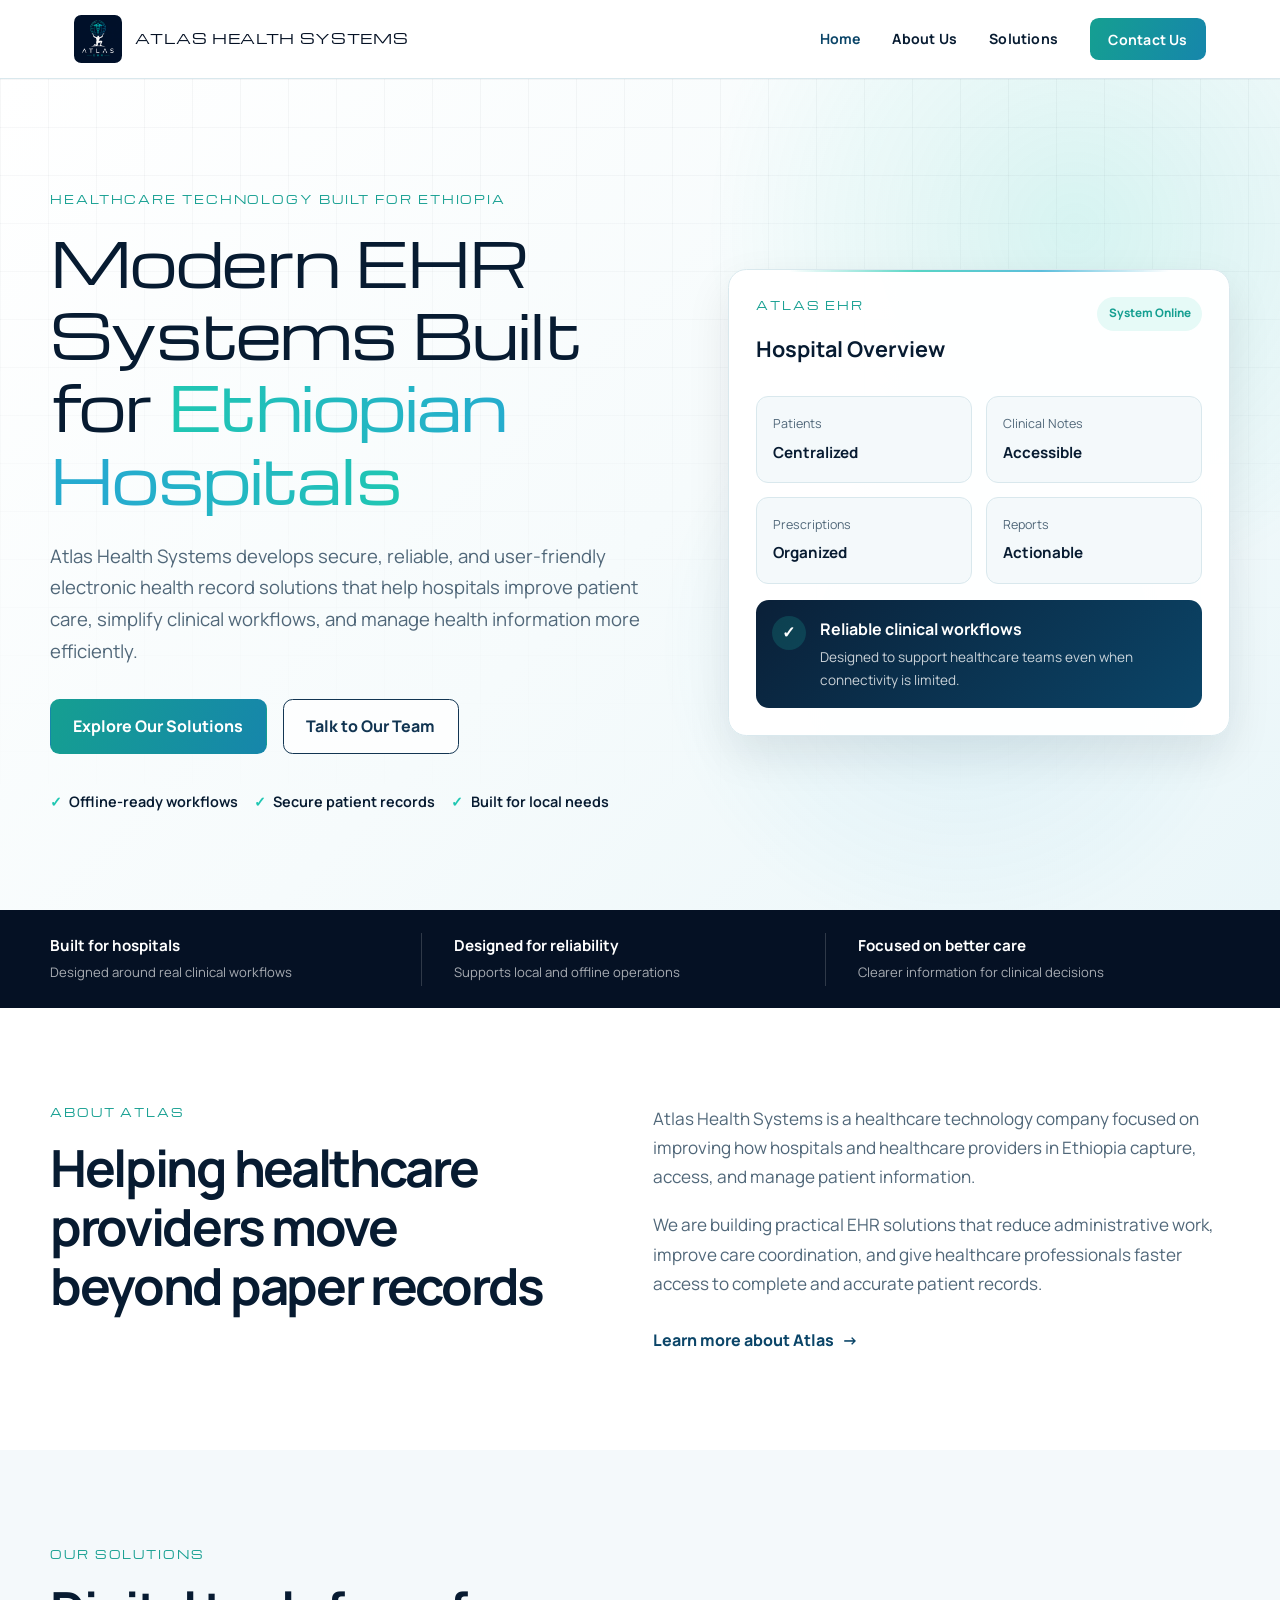
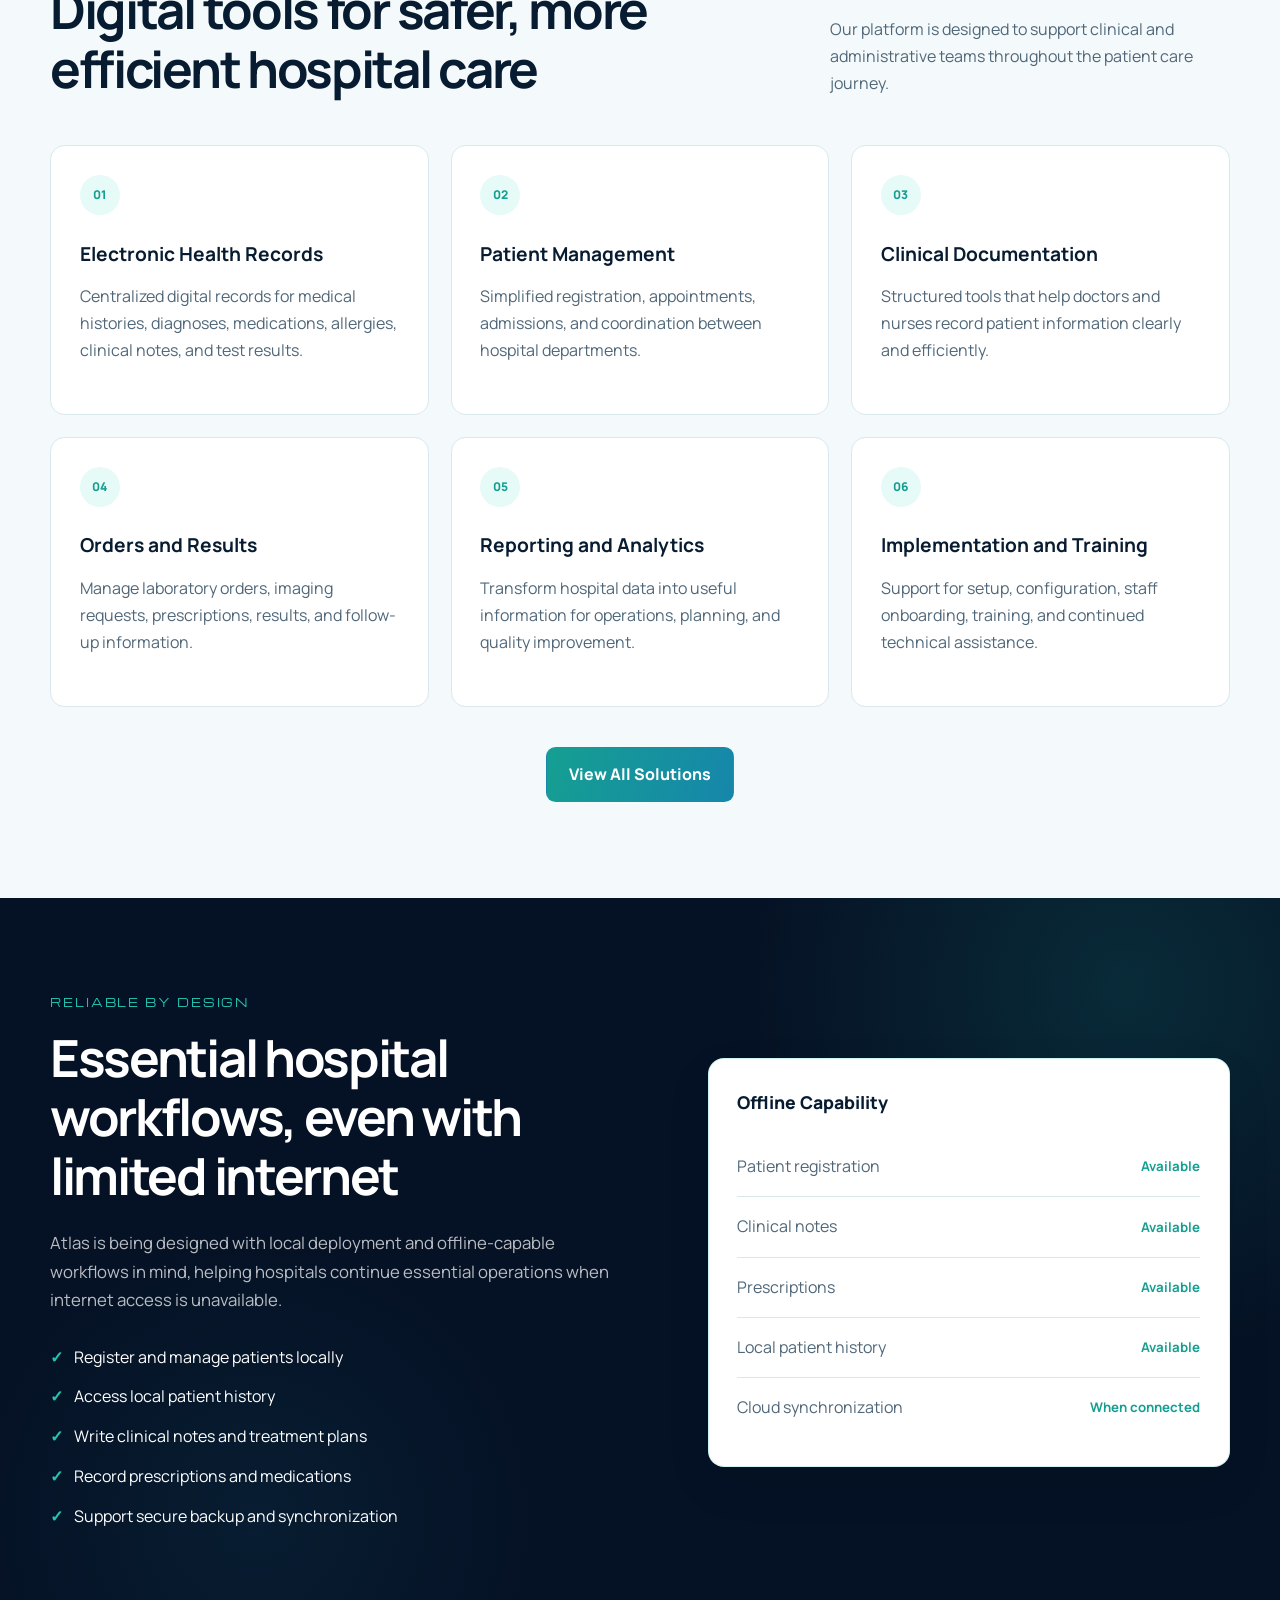
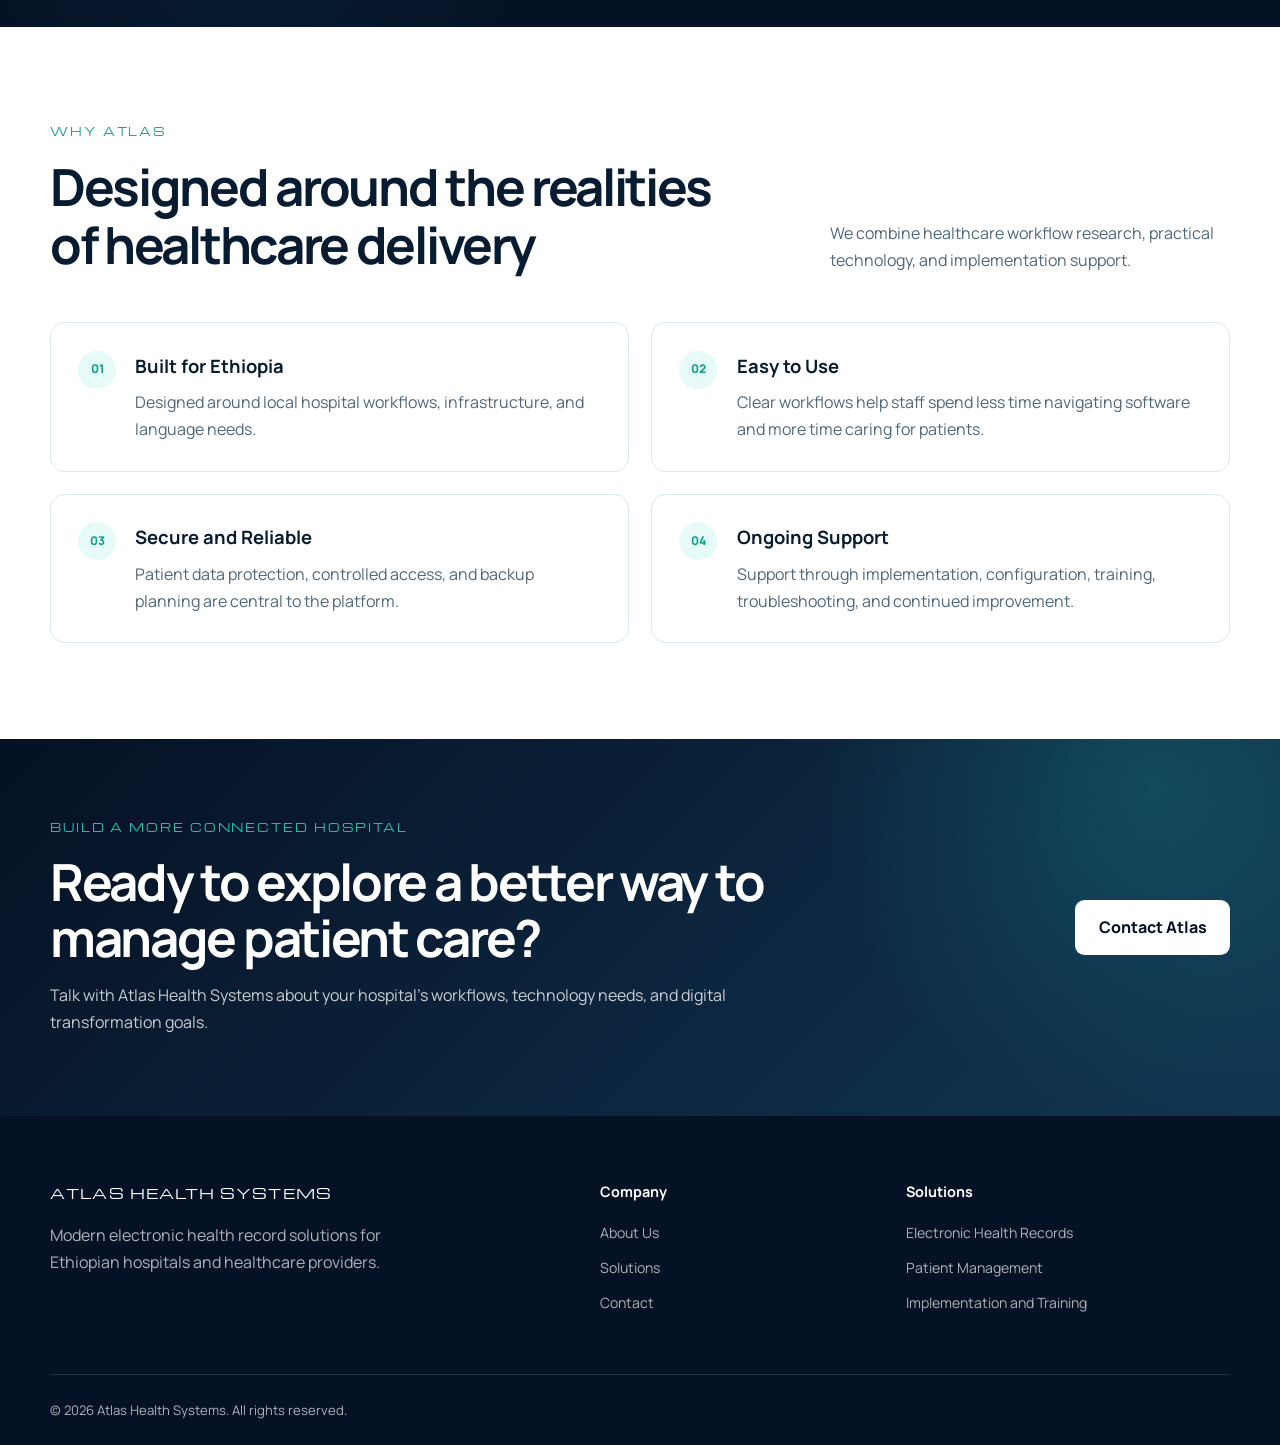
<file: index.html>
<!DOCTYPE html>
<html lang="en">
<head>
  <meta charset="UTF-8">

  <meta
    name="viewport"
    content="width=device-width, initial-scale=1.0"
  >

  <meta
    name="description"
    content="Atlas Health Systems develops secure and reliable electronic health record solutions for hospitals and healthcare providers in Ethiopia."
  >

  <title>Atlas Health Systems | EHR Solutions for Ethiopia</title>

  <link rel="preconnect" href="https://fonts.googleapis.com">
  <link rel="preconnect" href="https://fonts.gstatic.com" crossorigin>
  
  <link
    href="https://fonts.googleapis.com/css2?family=Manrope:wght@400;500;600;700;800&family=Michroma&display=swap"
    rel="stylesheet"
  >

  <link rel="stylesheet" href="./style.css">
  <script src="./main.js" defer></script>
</head>

<body>
  <header class="site-header">
    <nav class="navbar">
      <a href="index.html" class="logo">
        <img
          src="./atlas-health-systems-logo.jpg"
          alt="Atlas Health Systems logo"
        >

        <span>Atlas Health Systems</span>
      </a>

      <button
        class="menu-button"
        type="button"
        aria-label="Open navigation menu"
        aria-expanded="false"
        aria-controls="nav-links"
      >
        ☰
      </button>

      <ul class="nav-links" id="nav-links">
        <li>
          <a href="index.html" class="active-link">Home</a>
        </li>

        <li>
          <a href="about.html">About Us</a>
        </li>

        <li>
          <a href="services.html">Solutions</a>
        </li>

        <li>
          <a href="contact.html" class="nav-button">
            Contact Us
          </a>
        </li>
      </ul>
    </nav>
  </header>

  <main>
    <section class="hero">
      
      <div class="hero-container">
        <div class="hero-content">
          <p class="eyebrow">
            Healthcare Technology Built for Ethiopia
          </p>

          <h1>
            Modern EHR Systems Built for
            <span class="gradient-text">
              Ethiopian Hospitals
            </span>
          </h1>

          <p class="hero-description">
            Atlas Health Systems develops secure, reliable, and
            user-friendly electronic health record solutions that help
            hospitals improve patient care, simplify clinical workflows,
            and manage health information more efficiently.
          </p>

          <div class="hero-buttons">
            <a href="services.html" class="button primary-button">
              Explore Our Solutions
            </a>

            <a href="contact.html" class="button secondary-button">
              Talk to Our Team
            </a>
          </div>

          <div class="hero-highlights">
            <span>Offline-ready workflows</span>
            <span>Secure patient records</span>
            <span>Built for local needs</span>
          </div>
        </div>

        <div class="hero-panel">
          <div class="dashboard-card">
            <div class="dashboard-header">
              <div>
                <p class="dashboard-label">Atlas EHR</p>
                <h2>Hospital Overview</h2>
              </div>

              <span class="status-badge">
                System Online
              </span>
            </div>

            <div class="dashboard-grid">
              <div class="dashboard-stat">
                <span>Patients</span>
                <strong>Centralized</strong>
              </div>

              <div class="dashboard-stat">
                <span>Clinical Notes</span>
                <strong>Accessible</strong>
              </div>

              <div class="dashboard-stat">
                <span>Prescriptions</span>
                <strong>Organized</strong>
              </div>

              <div class="dashboard-stat">
                <span>Reports</span>
                <strong>Actionable</strong>
              </div>
            </div>

            <div class="workflow-card">
              <span class="workflow-icon">✓</span>

              <div>
                <strong>Reliable clinical workflows</strong>

                <p>
                  Designed to support healthcare teams even when
                  connectivity is limited.
                </p>
              </div>
            </div>
          </div>
        </div>
      </div>
    </section>

    <section class="trust-section">
      <div class="container trust-grid">
        <div>
          <strong>Built for hospitals</strong>
          <span>Designed around real clinical workflows</span>
        </div>

        <div>
          <strong>Designed for reliability</strong>
          <span>Supports local and offline operations</span>
        </div>

        <div>
          <strong>Focused on better care</strong>
          <span>Clearer information for clinical decisions</span>
        </div>
      </div>
    </section>

    <section class="section">
      <div class="container two-column">
        <div>
          <p class="section-label">About Atlas</p>

          <h2>
            Helping healthcare providers move beyond paper records
          </h2>
        </div>

        <div class="section-copy">
          <p>
            Atlas Health Systems is a healthcare technology company
            focused on improving how hospitals and healthcare providers
            in Ethiopia capture, access, and manage patient information.
          </p>

          <p>
            We are building practical EHR solutions that reduce
            administrative work, improve care coordination, and give
            healthcare professionals faster access to complete and
            accurate patient records.
          </p>

          <a href="about.html" class="text-link">
            Learn more about Atlas
            <span aria-hidden="true">→</span>
          </a>
        </div>
      </div>
    </section>

    <section class="section light-section">
      <div class="container">
        <div class="section-heading">
          <div>
            <p class="section-label">Our Solutions</p>

            <h2>
              Digital tools for safer, more efficient hospital care
            </h2>
          </div>

          <p>
            Our platform is designed to support clinical and
            administrative teams throughout the patient care journey.
          </p>
        </div>

        <div class="card-grid">
          <article class="card">
            <div class="card-number">01</div>
            <h3>Electronic Health Records</h3>

            <p>
              Centralized digital records for medical histories,
              diagnoses, medications, allergies, clinical notes, and
              test results.
            </p>
          </article>

          <article class="card">
            <div class="card-number">02</div>
            <h3>Patient Management</h3>

            <p>
              Simplified registration, appointments, admissions, and
              coordination between hospital departments.
            </p>
          </article>

          <article class="card">
            <div class="card-number">03</div>
            <h3>Clinical Documentation</h3>

            <p>
              Structured tools that help doctors and nurses record
              patient information clearly and efficiently.
            </p>
          </article>

          <article class="card">
            <div class="card-number">04</div>
            <h3>Orders and Results</h3>

            <p>
              Manage laboratory orders, imaging requests,
              prescriptions, results, and follow-up information.
            </p>
          </article>

          <article class="card">
            <div class="card-number">05</div>
            <h3>Reporting and Analytics</h3>

            <p>
              Transform hospital data into useful information for
              operations, planning, and quality improvement.
            </p>
          </article>

          <article class="card">
            <div class="card-number">06</div>
            <h3>Implementation and Training</h3>

            <p>
              Support for setup, configuration, staff onboarding,
              training, and continued technical assistance.
            </p>
          </article>
        </div>

        <div class="centered-button">
          <a href="services.html" class="button primary-button">
            View All Solutions
          </a>
        </div>
      </div>
    </section>

    <section class="section offline-section">
      <div class="container offline-layout">
        <div class="offline-content">
          <p class="section-label">Reliable by Design</p>

          <h2>
            Essential hospital workflows, even with limited internet
          </h2>

          <p>
            Atlas is being designed with local deployment and
            offline-capable workflows in mind, helping hospitals
            continue essential operations when internet access is
            unavailable.
          </p>

          <ul class="feature-list">
            <li>Register and manage patients locally</li>
            <li>Access local patient history</li>
            <li>Write clinical notes and treatment plans</li>
            <li>Record prescriptions and medications</li>
            <li>Support secure backup and synchronization</li>
          </ul>
        </div>

        <div class="offline-card">
          <p class="offline-card-label">
            Offline Capability
          </p>

          <div class="capability-row">
            <span>Patient registration</span>
            <strong>Available</strong>
          </div>

          <div class="capability-row">
            <span>Clinical notes</span>
            <strong>Available</strong>
          </div>

          <div class="capability-row">
            <span>Prescriptions</span>
            <strong>Available</strong>
          </div>

          <div class="capability-row">
            <span>Local patient history</span>
            <strong>Available</strong>
          </div>

          <div class="capability-row">
            <span>Cloud synchronization</span>
            <strong>When connected</strong>
          </div>
        </div>
      </div>
    </section>

    <section class="section">
      <div class="container">
        <div class="section-heading">
          <div>
            <p class="section-label">Why Atlas</p>

            <h2>
              Designed around the realities of healthcare delivery
            </h2>
          </div>

          <p>
            We combine healthcare workflow research, practical
            technology, and implementation support.
          </p>
        </div>

        <div class="benefit-grid">
          <article class="benefit">
            <span class="benefit-icon">01</span>

            <div>
              <h3>Built for Ethiopia</h3>

              <p>
                Designed around local hospital workflows,
                infrastructure, and language needs.
              </p>
            </div>
          </article>

          <article class="benefit">
            <span class="benefit-icon">02</span>

            <div>
              <h3>Easy to Use</h3>

              <p>
                Clear workflows help staff spend less time navigating
                software and more time caring for patients.
              </p>
            </div>
          </article>

          <article class="benefit">
            <span class="benefit-icon">03</span>

            <div>
              <h3>Secure and Reliable</h3>

              <p>
                Patient data protection, controlled access, and backup
                planning are central to the platform.
              </p>
            </div>
          </article>

          <article class="benefit">
            <span class="benefit-icon">04</span>

            <div>
              <h3>Ongoing Support</h3>

              <p>
                Support through implementation, configuration, training,
                troubleshooting, and continued improvement.
              </p>
            </div>
          </article>
        </div>
      </div>
    </section>

    <section class="cta-section">
      <div class="container cta-container">
        <div>
          <p class="section-label cta-label">
            Build a More Connected Hospital
          </p>

          <h2>
            Ready to explore a better way to manage patient care?
          </h2>

          <p>
            Talk with Atlas Health Systems about your hospital’s
            workflows, technology needs, and digital transformation
            goals.
          </p>
        </div>

        <a href="contact.html" class="button light-button">
          Contact Atlas
        </a>
      </div>
    </section>
  </main>

  <footer class="site-footer">
    <div class="container footer-grid">
      <div>
        <a href="index.html" class="footer-logo">
          Atlas Health Systems
        </a>

        <p>
          Modern electronic health record solutions for Ethiopian
          hospitals and healthcare providers.
        </p>
      </div>

      <div>
        <h3>Company</h3>
        <a href="about.html">About Us</a>
        <a href="services.html">Solutions</a>
        <a href="contact.html">Contact</a>
      </div>

      <div>
        <h3>Solutions</h3>
        <a href="services.html">Electronic Health Records</a>
        <a href="services.html">Patient Management</a>
        <a href="services.html">Implementation and Training</a>
      </div>
    </div>

    <div class="container footer-bottom">
      <p>
        &copy; <span id="current-year">2026</span>
        Atlas Health Systems. All rights reserved.
      </p>
    </div>
  </footer>
</body>
</html>
</file>
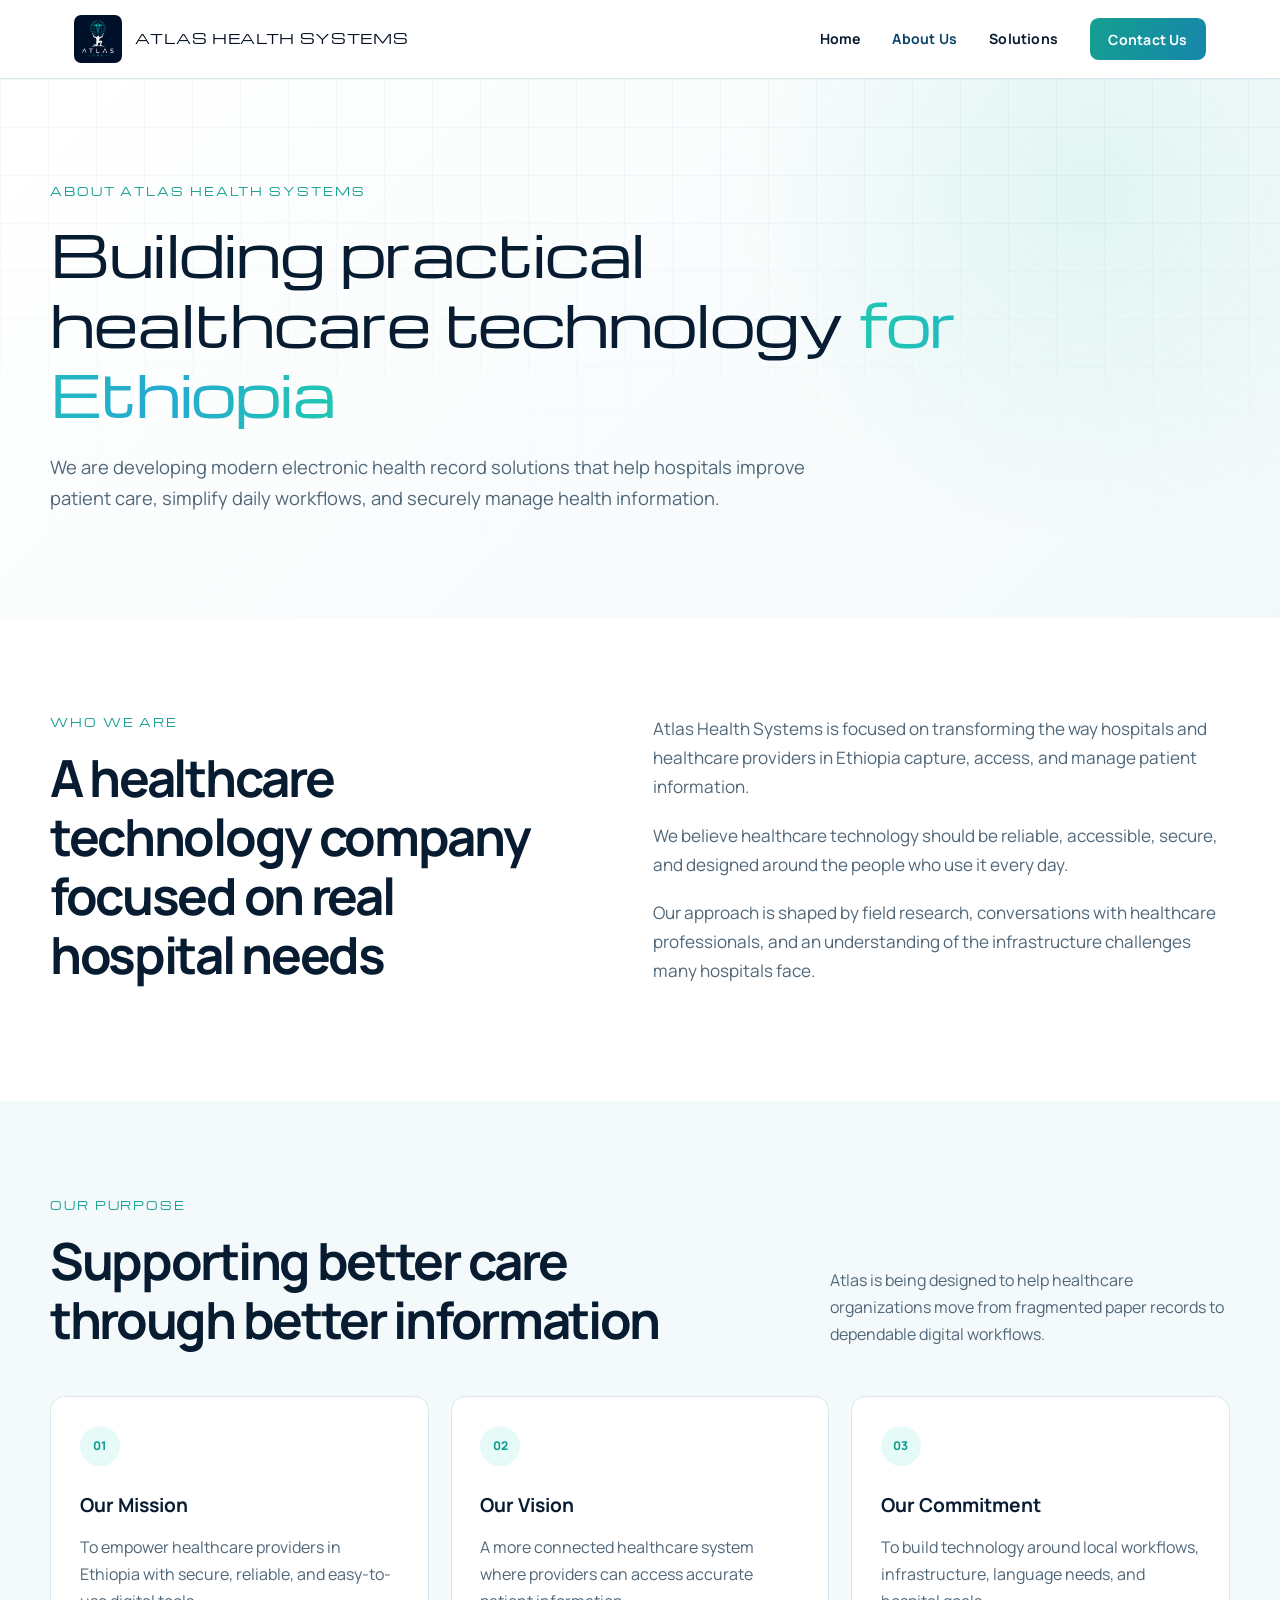
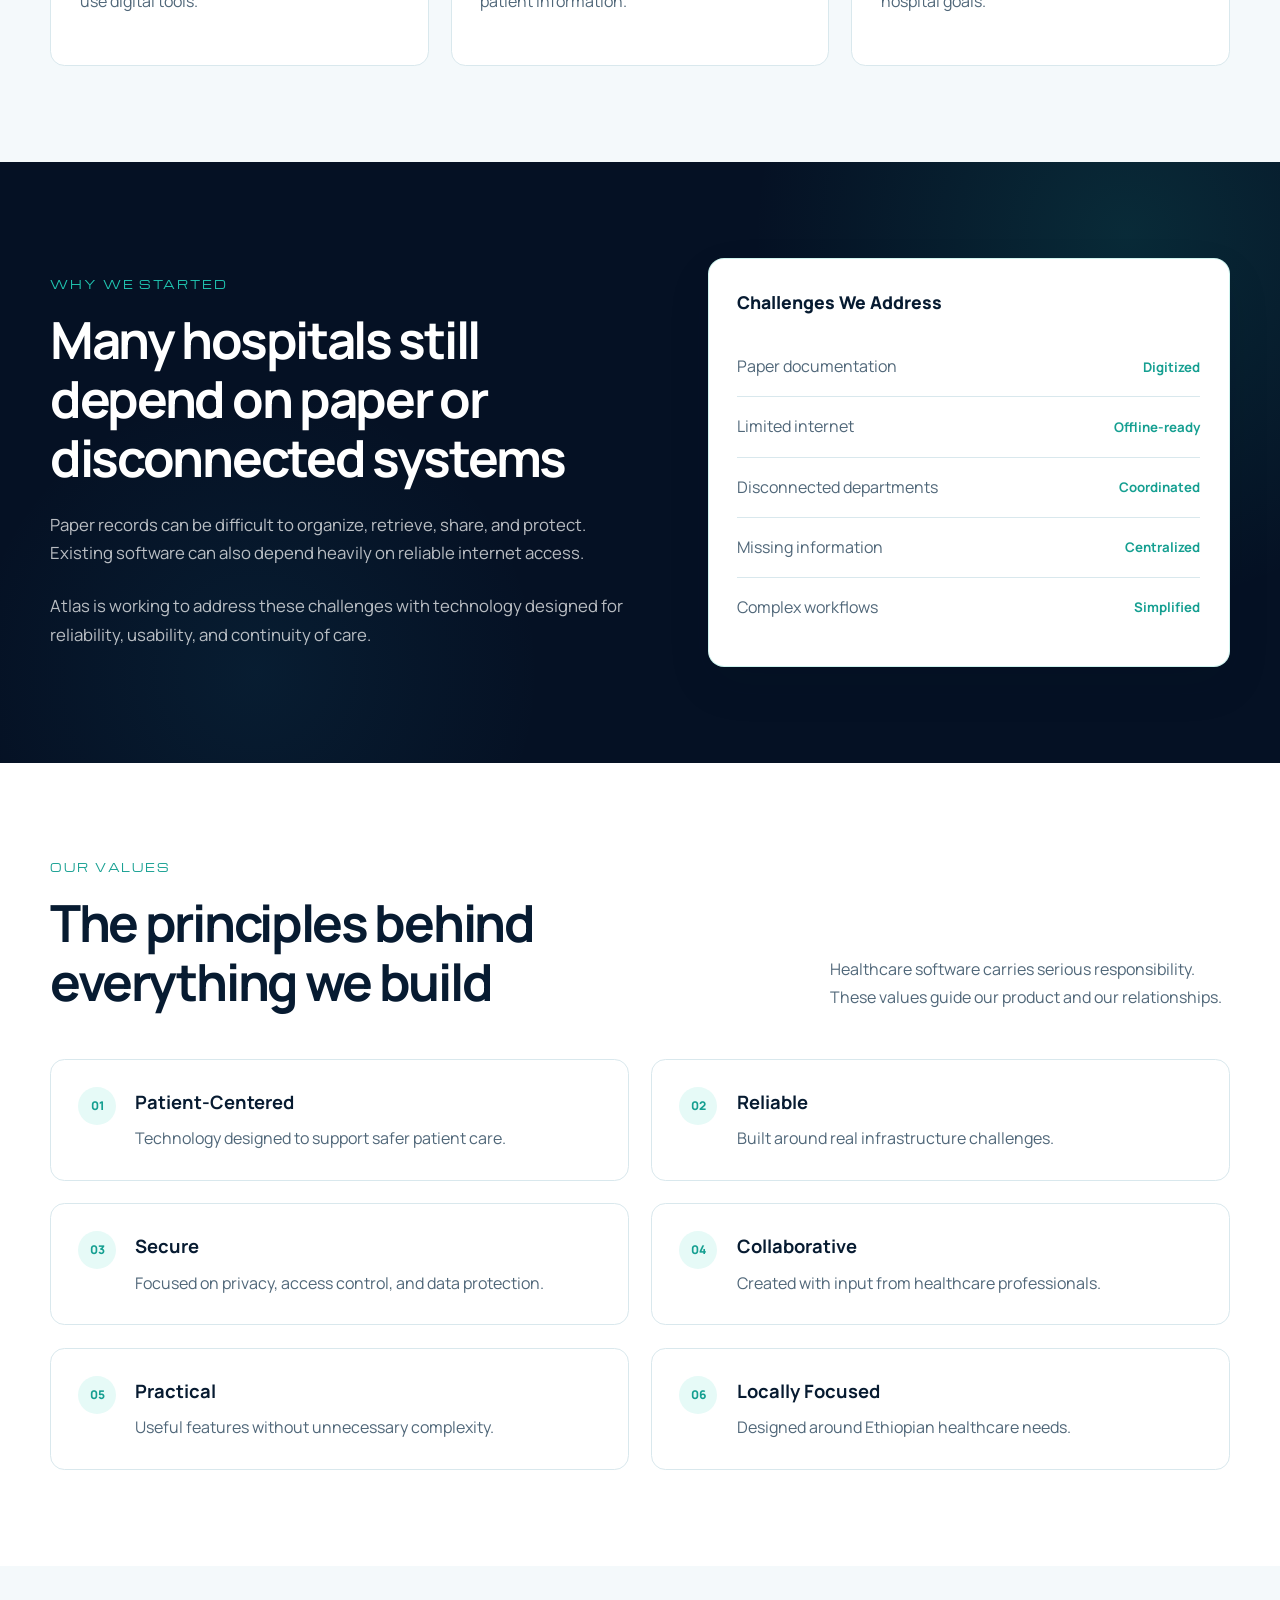
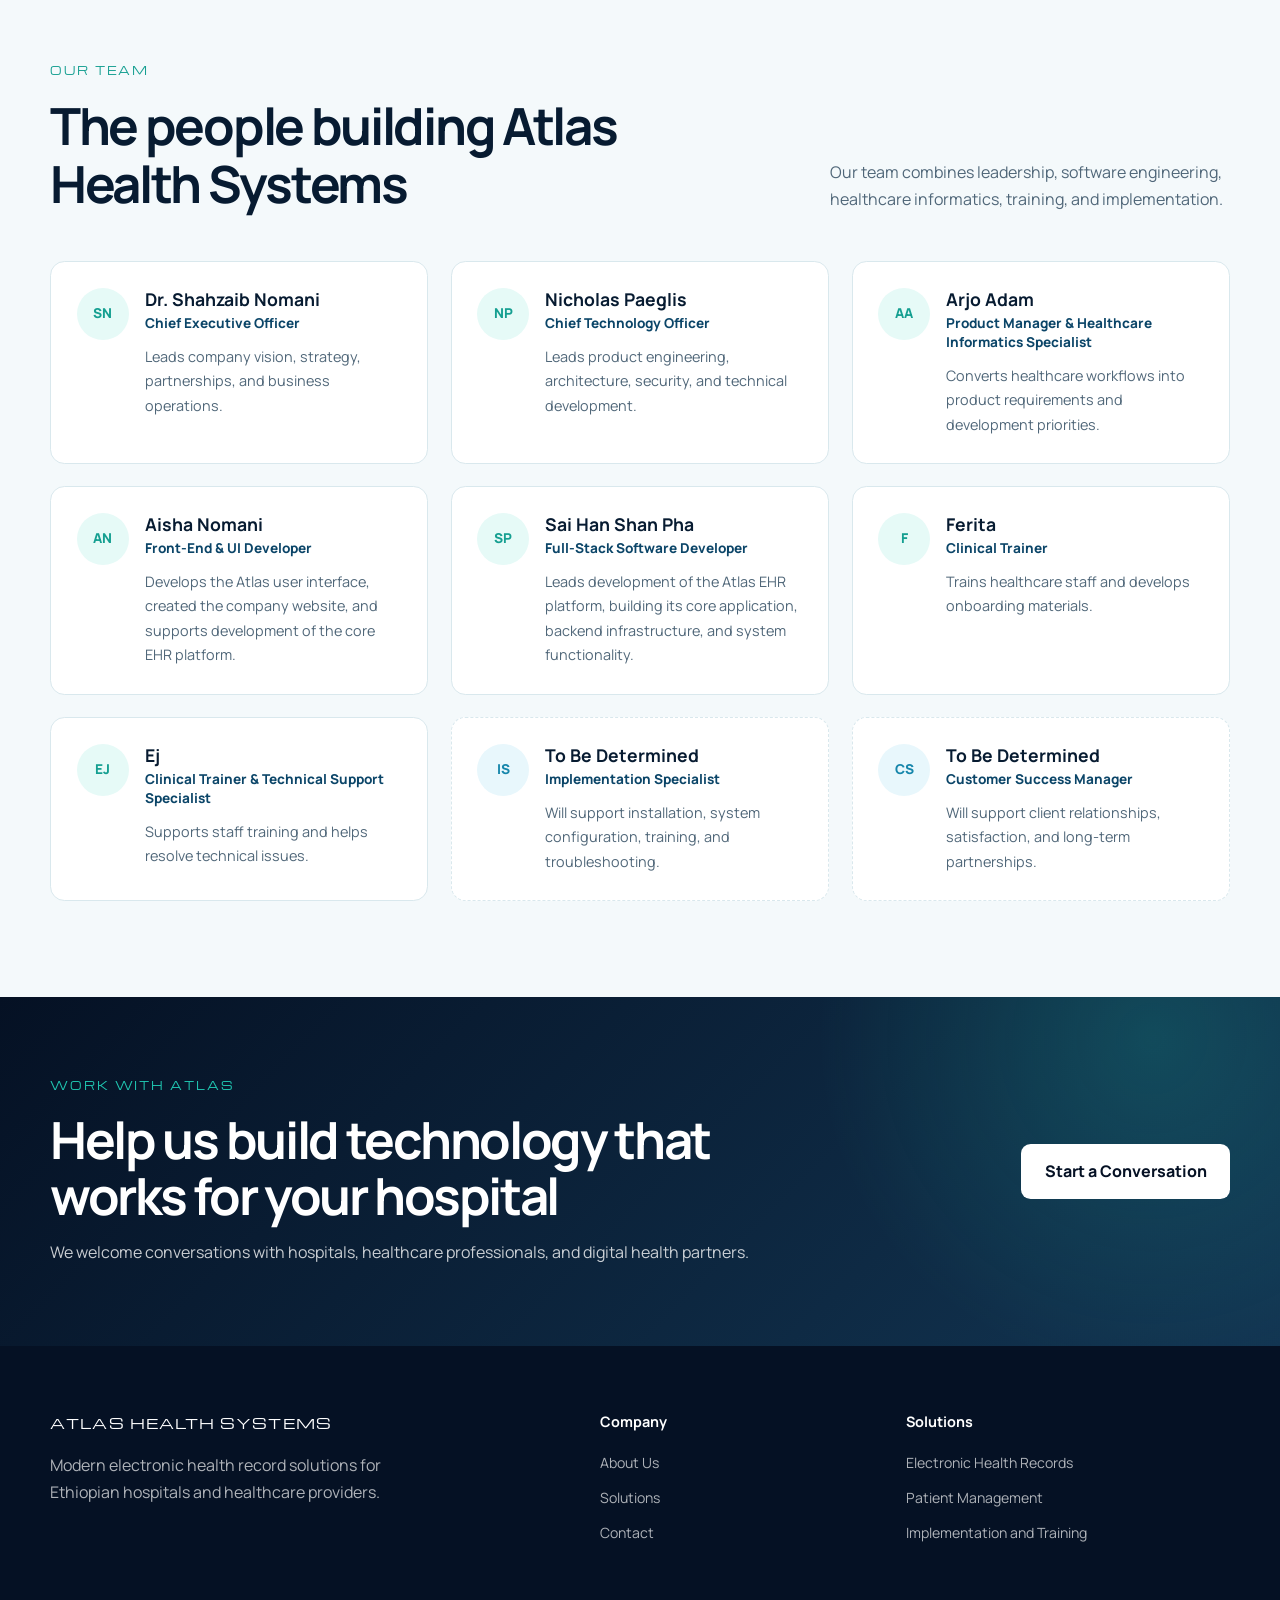
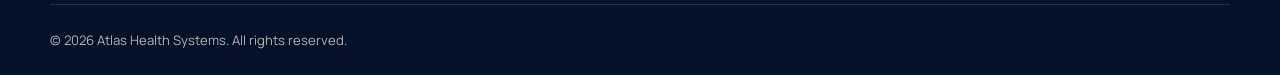
<file: about.html>
<!DOCTYPE html>
<html lang="en">
<head>
  <meta charset="UTF-8">

  <meta
    name="viewport"
    content="width=device-width, initial-scale=1.0"
  >

  <meta
    name="description"
    content="Learn about Atlas Health Systems, our mission, values, and team."
  >

  <title>About Us | Atlas Health Systems</title>

  <link rel="preconnect" href="https://fonts.googleapis.com">
  <link rel="preconnect" href="https://fonts.gstatic.com" crossorigin>
  
  <link
    href="https://fonts.googleapis.com/css2?family=Manrope:wght@400;500;600;700;800&family=Michroma&display=swap"
    rel="stylesheet"
  >

  <link rel="stylesheet" href="./style.css">
  <script src="./main.js" defer></script>
</head>

<body>
  <header class="site-header">
    <nav class="navbar">
      <a href="index.html" class="logo">
        <img
          src="./atlas-health-systems-logo.jpg"
          alt="Atlas Health Systems logo"
        >

        <span>Atlas Health Systems</span>
      </a>

      <button
        class="menu-button"
        type="button"
        aria-label="Open navigation menu"
        aria-expanded="false"
        aria-controls="nav-links"
      >
        ☰
      </button>

      <ul class="nav-links" id="nav-links">
        <li><a href="index.html">Home</a></li>

        <li>
          <a href="about.html" class="active-link">
            About Us
          </a>
        </li>

        <li><a href="services.html">Solutions</a></li>

        <li>
          <a href="contact.html" class="nav-button">
            Contact Us
          </a>
        </li>
      </ul>
    </nav>
  </header>

  <main>
    <section class="page-hero">
      <div class="container page-hero-content">
        <p class="eyebrow">About Atlas Health Systems</p>

        <h1>
          Building practical healthcare technology
          <span class="gradient-text">for Ethiopia</span>
        </h1>

        <p>
          We are developing modern electronic health record solutions
          that help hospitals improve patient care, simplify daily
          workflows, and securely manage health information.
        </p>
      </div>
    </section>

    <section class="section">
      <div class="container two-column">
        <div>
          <p class="section-label">Who We Are</p>

          <h2>
            A healthcare technology company focused on real hospital needs
          </h2>
        </div>

        <div class="section-copy">
          <p>
            Atlas Health Systems is focused on transforming the way
            hospitals and healthcare providers in Ethiopia capture,
            access, and manage patient information.
          </p>

          <p>
            We believe healthcare technology should be reliable,
            accessible, secure, and designed around the people who use it
            every day.
          </p>

          <p>
            Our approach is shaped by field research, conversations with
            healthcare professionals, and an understanding of the
            infrastructure challenges many hospitals face.
          </p>
        </div>
      </div>
    </section>

    <section class="section light-section">
      <div class="container">
        <div class="section-heading">
          <div>
            <p class="section-label">Our Purpose</p>

            <h2>
              Supporting better care through better information
            </h2>
          </div>

          <p>
            Atlas is being designed to help healthcare organizations move
            from fragmented paper records to dependable digital
            workflows.
          </p>
        </div>

        <div class="card-grid">
          <article class="card">
            <div class="card-number">01</div>

            <h3>Our Mission</h3>

            <p>
              To empower healthcare providers in Ethiopia with secure,
              reliable, and easy-to-use digital tools.
            </p>
          </article>

          <article class="card">
            <div class="card-number">02</div>

            <h3>Our Vision</h3>

            <p>
              A more connected healthcare system where providers can
              access accurate patient information.
            </p>
          </article>

          <article class="card">
            <div class="card-number">03</div>

            <h3>Our Commitment</h3>

            <p>
              To build technology around local workflows,
              infrastructure, language needs, and hospital goals.
            </p>
          </article>
        </div>
      </div>
    </section>

    <section class="section offline-section">
      <div class="container offline-layout">
        <div class="offline-content">
          <p class="section-label">Why We Started</p>

          <h2>
            Many hospitals still depend on paper or disconnected systems
          </h2>

          <p>
            Paper records can be difficult to organize, retrieve, share,
            and protect. Existing software can also depend heavily on
            reliable internet access.
          </p>

          <p>
            Atlas is working to address these challenges with technology
            designed for reliability, usability, and continuity of care.
          </p>
        </div>

        <div class="offline-card">
          <p class="offline-card-label">
            Challenges We Address
          </p>

          <div class="capability-row">
            <span>Paper documentation</span>
            <strong>Digitized</strong>
          </div>

          <div class="capability-row">
            <span>Limited internet</span>
            <strong>Offline-ready</strong>
          </div>

          <div class="capability-row">
            <span>Disconnected departments</span>
            <strong>Coordinated</strong>
          </div>

          <div class="capability-row">
            <span>Missing information</span>
            <strong>Centralized</strong>
          </div>

          <div class="capability-row">
            <span>Complex workflows</span>
            <strong>Simplified</strong>
          </div>
        </div>
      </div>
    </section>

    <section class="section">
      <div class="container">
        <div class="section-heading">
          <div>
            <p class="section-label">Our Values</p>

            <h2>
              The principles behind everything we build
            </h2>
          </div>

          <p>
            Healthcare software carries serious responsibility. These
            values guide our product and our relationships.
          </p>
        </div>

        <div class="benefit-grid">
          <article class="benefit">
            <span class="benefit-icon">01</span>

            <div>
              <h3>Patient-Centered</h3>
              <p>Technology designed to support safer patient care.</p>
            </div>
          </article>

          <article class="benefit">
            <span class="benefit-icon">02</span>

            <div>
              <h3>Reliable</h3>
              <p>Built around real infrastructure challenges.</p>
            </div>
          </article>

          <article class="benefit">
            <span class="benefit-icon">03</span>

            <div>
              <h3>Secure</h3>
              <p>Focused on privacy, access control, and data protection.</p>
            </div>
          </article>

          <article class="benefit">
            <span class="benefit-icon">04</span>

            <div>
              <h3>Collaborative</h3>
              <p>Created with input from healthcare professionals.</p>
            </div>
          </article>

          <article class="benefit">
            <span class="benefit-icon">05</span>

            <div>
              <h3>Practical</h3>
              <p>Useful features without unnecessary complexity.</p>
            </div>
          </article>

          <article class="benefit">
            <span class="benefit-icon">06</span>

            <div>
              <h3>Locally Focused</h3>
              <p>Designed around Ethiopian healthcare needs.</p>
            </div>
          </article>
        </div>
      </div>
    </section>

    <section class="section light-section">
      <div class="container">
        <div class="section-heading">
          <div>
            <p class="section-label">Our Team</p>

            <h2>
              The people building Atlas Health Systems
            </h2>
          </div>

          <p>
            Our team combines leadership, software engineering,
            healthcare informatics, training, and implementation.
          </p>
        </div>

        <div class="team-grid">
          <article class="team-card">
            <div class="team-initials">SN</div>

            <div>
              <h3>Dr. Shahzaib Nomani</h3>
              <p class="team-role">Chief Executive Officer</p>

              <p>
                Leads company vision, strategy, partnerships, and
                business operations.
              </p>
            </div>
          </article>

          <article class="team-card">
            <div class="team-initials">NP</div>

            <div>
              <h3>Nicholas Paeglis</h3>
              <p class="team-role">Chief Technology Officer</p>

              <p>
                Leads product engineering, architecture, security, and
                technical development.
              </p>
            </div>
          </article>

          <article class="team-card">
            <div class="team-initials">AA</div>

            <div>
              <h3>Arjo Adam</h3>

              <p class="team-role">
                Product Manager &amp; Healthcare Informatics Specialist
              </p>

              <p>
                Converts healthcare workflows into product requirements
                and development priorities.
              </p>
            </div>
          </article>

          <article class="team-card">
            <div class="team-initials">AN</div>

            <div>
              <h3>Aisha Nomani</h3>
              <p class="team-role">Front-End &amp; UI Developer</p>

              <p>
                Develops the Atlas user interface, created the company website,
      and supports development of the core EHR platform.
              </p>
            </div>
          </article>

          <article class="team-card">
            <div class="team-initials">SP</div>

            <div>
              <h3>Sai Han Shan Pha</h3>
              <p class="team-role">Full-Stack Software Developer</p>

              <p>
               Leads development of the Atlas EHR platform, building its core
      application, backend infrastructure, and system functionality.
              </p>
            </div>
          </article>

          <article class="team-card">
            <div class="team-initials">F</div>

            <div>
              <h3>Ferita</h3>
              <p class="team-role">Clinical Trainer</p>

              <p>
                Trains healthcare staff and develops onboarding
                materials.
              </p>
            </div>
          </article>

          <article class="team-card">
            <div class="team-initials">EJ</div>

            <div>
              <h3>Ej</h3>

              <p class="team-role">
                Clinical Trainer &amp; Technical Support Specialist
              </p>

              <p>
                Supports staff training and helps resolve technical
                issues.
              </p>
            </div>
          </article>

          <article class="team-card hiring-card">
            <div class="team-initials">IS</div>

            <div>
              <h3>To Be Determined</h3>
              <p class="team-role">Implementation Specialist</p>

              <p>
                Will support installation, system configuration, training, 
                and troubleshooting.
              </p>
            </div>
          </article>
          
          <article class="team-card hiring-card">
            <div class="team-initials">CS</div>

            <div>
              <h3>To Be Determined</h3>
              <p class="team-role">Customer Success Manager</p>

              <p>
                Will support client relationships, satisfaction, and
                long-term partnerships.
              </p>
            </div>
          </article>
        </div>
      </div>
    </section>

    <section class="cta-section">
      <div class="container cta-container">
        <div>
          <p class="section-label cta-label">
            Work With Atlas
          </p>

          <h2>
            Help us build technology that works for your hospital
          </h2>

          <p>
            We welcome conversations with hospitals, healthcare
            professionals, and digital health partners.
          </p>
        </div>

        <a href="contact.html" class="button light-button">
          Start a Conversation
        </a>
      </div>
    </section>
  </main>

  <footer class="site-footer">
    <div class="container footer-grid">
      <div>
        <a href="index.html" class="footer-logo">
          Atlas Health Systems
        </a>

        <p>
          Modern electronic health record solutions for Ethiopian
          hospitals and healthcare providers.
        </p>
      </div>

      <div>
        <h3>Company</h3>
        <a href="about.html">About Us</a>
        <a href="services.html">Solutions</a>
        <a href="contact.html">Contact</a>
      </div>

      <div>
        <h3>Solutions</h3>
        <a href="services.html">Electronic Health Records</a>
        <a href="services.html">Patient Management</a>
        <a href="services.html">Implementation and Training</a>
      </div>
    </div>

    <div class="container footer-bottom">
      <p>
        &copy; <span id="current-year">2026</span>
        Atlas Health Systems. All rights reserved.
      </p>
    </div>
  </footer>
</body>
</html>
</file>
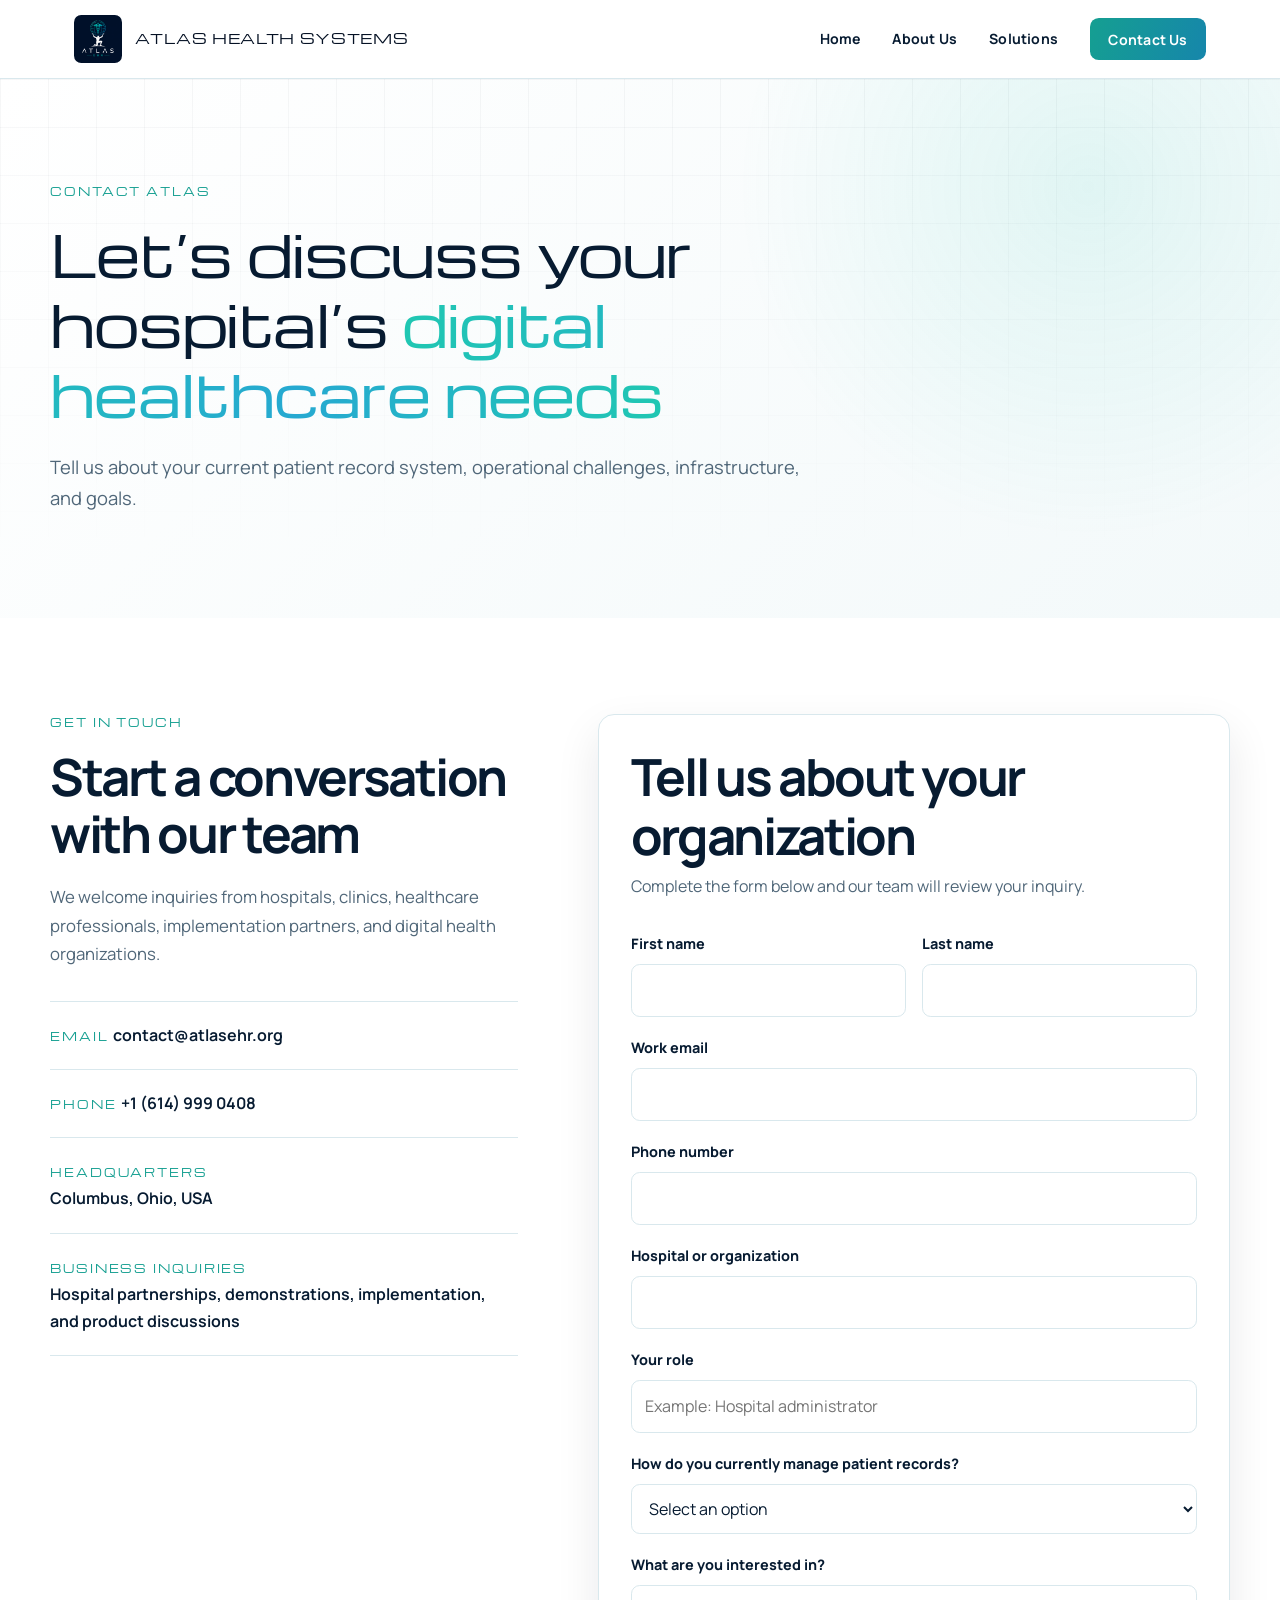
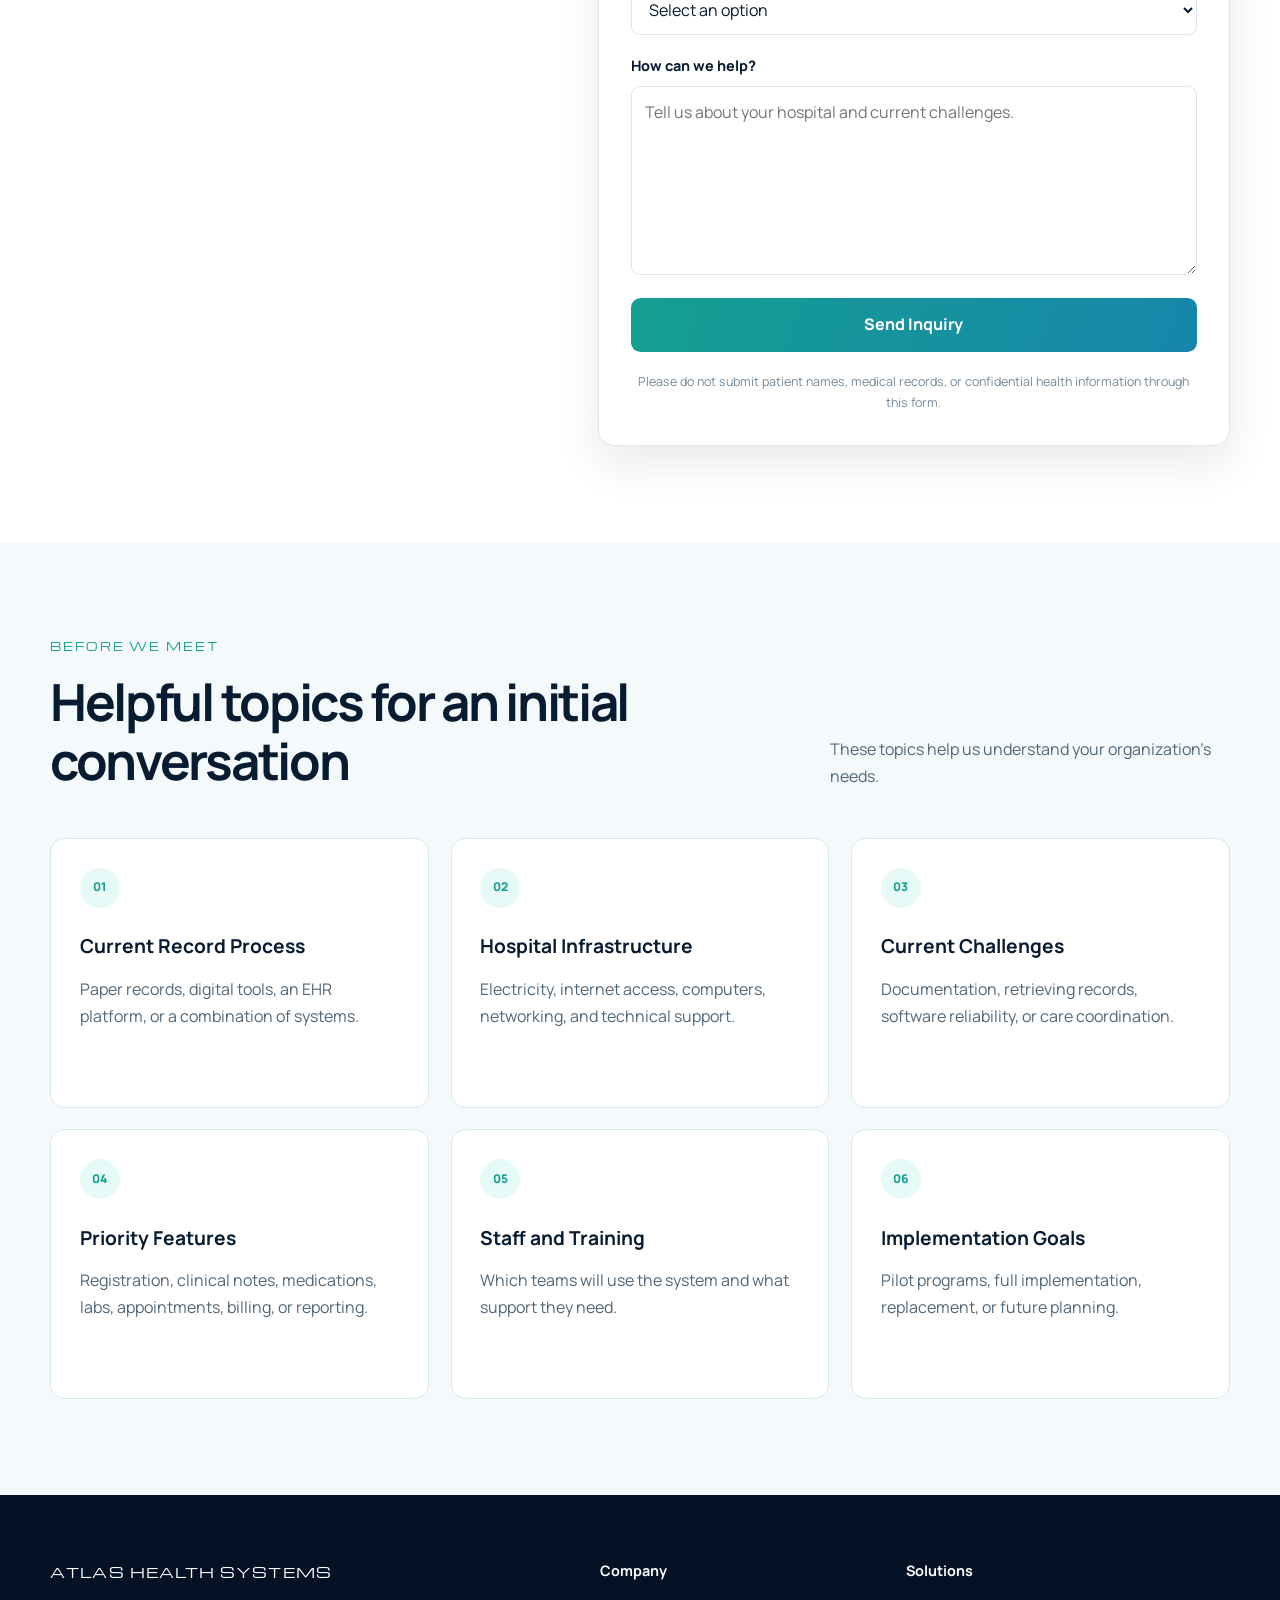
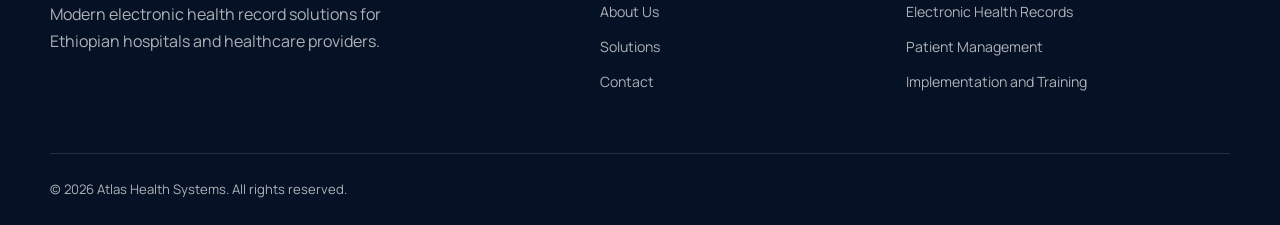
<file: contact.html>
<!DOCTYPE html>
<html lang="en">
<head>
  <meta charset="UTF-8">

  <meta
    name="viewport"
    content="width=device-width, initial-scale=1.0"
  >

  <meta
    name="description"
    content="Contact Atlas Health Systems to discuss electronic health record solutions."
  >

  <title>Contact Us | Atlas Health Systems</title>

  <link rel="preconnect" href="https://fonts.googleapis.com">
<link rel="preconnect" href="https://fonts.gstatic.com" crossorigin>

<link
  href="https://fonts.googleapis.com/css2?family=Manrope:wght@400;500;600;700;800&family=Michroma&display=swap"
  rel="stylesheet"
>

  <link rel="stylesheet" href="./style.css">
  <script src="./main.js" defer></script>
</head>

<body>
  <header class="site-header">
    <nav class="navbar">
      <a href="index.html" class="logo">
        <img
          src="./atlas-health-systems-logo.jpg"
          alt="Atlas Health Systems logo"
        >

        <span>Atlas Health Systems</span>
      </a>

      <button
        class="menu-button"
        type="button"
        aria-label="Open navigation menu"
        aria-expanded="false"
        aria-controls="nav-links"
      >
        ☰
      </button>

      <ul class="nav-links" id="nav-links">
        <li><a href="index.html">Home</a></li>
        <li><a href="about.html">About Us</a></li>
        <li><a href="services.html">Solutions</a></li>

        <li>
          <a href="contact.html" class="nav-button">
            Contact Us
          </a>
        </li>
      </ul>
    </nav>
  </header>

  <main>
    <section class="page-hero">
      <div class="container page-hero-content">
        <p class="eyebrow">Contact Atlas</p>

        <h1>
          Let’s discuss your hospital’s
          <span class="gradient-text">
            digital healthcare needs
          </span>
        </h1>

        <p>
          Tell us about your current patient record system, operational
          challenges, infrastructure, and goals.
        </p>
      </div>
    </section>

    <section class="section">
      <div class="container contact-layout">
        <div class="contact-information">
          <p class="section-label">Get in Touch</p>

          <h2>
            Start a conversation with our team
          </h2>

          <p>
            We welcome inquiries from hospitals, clinics, healthcare
            professionals, implementation partners, and digital health
            organizations.
          </p>

          <div class="contact-details">
            <div class="contact-detail">
              <span class="contact-detail-label">
                Email
              </span>

              <a href="mailto:contact@atlasehr.org">
                contact@atlasehr.org
              </a>
            </div>

            <div class="contact-detail">
              <span class="contact-detail-label">
                Phone
              </span>

              <a href="tel:+16149990408">
                +1 (614) 999 0408
              </a>
            </div>

            <div class="contact-detail">
              <span class="contact-detail-label">
                Headquarters
              </span>

              <p>Columbus, Ohio, USA</p>
            </div>

            <div class="contact-detail">
              <span class="contact-detail-label">
                Business Inquiries
              </span>

              <p>
                Hospital partnerships, demonstrations, implementation,
                and product discussions
              </p>
            </div>
          </div>
        </div>

        <div class="contact-form-card">
          <h2>Tell us about your organization</h2>

          <p>
            Complete the form below and our team will review your
            inquiry.
          </p>

          <form
            class="contact-form"
            action="https://formspree.io/f/xlgqnjpy"
            method="POST"
          >
            <div class="form-row">
              <div class="form-group">
                <label for="first-name">First name</label>

                <input
                  type="text"
                  id="first-name"
                  name="firstName"
                  autocomplete="given-name"
                  required
                >
              </div>

              <div class="form-group">
                <label for="last-name">Last name</label>

                <input
                  type="text"
                  id="last-name"
                  name="lastName"
                  autocomplete="family-name"
                  required
                >
              </div>
            </div>

            <div class="form-group">
              <label for="email">Work email</label>

              <input
                type="email"
                id="email"
                name="email"
                autocomplete="email"
                required
              >
            </div>

            <div class="form-group">
              <label for="phone">Phone number</label>

              <input
                type="tel"
                id="phone"
                name="phone"
                autocomplete="tel"
              >
            </div>

            <div class="form-group">
              <label for="organization">
                Hospital or organization
              </label>

              <input
                type="text"
                id="organization"
                name="organization"
                autocomplete="organization"
                required
              >
            </div>

            <div class="form-group">
              <label for="role">Your role</label>

              <input
                type="text"
                id="role"
                name="role"
                placeholder="Example: Hospital administrator"
              >
            </div>

            <div class="form-group">
              <label for="current-system">
                How do you currently manage patient records?
              </label>

              <select
                id="current-system"
                name="currentSystem"
                required
              >
                <option value="" selected disabled>
                  Select an option
                </option>

                <option value="paper">
                  Primarily paper records
                </option>

                <option value="hybrid">
                  Paper and digital systems
                </option>

                <option value="digital">
                  Existing digital or EHR system
                </option>

                <option value="other">
                  Other
                </option>
              </select>
            </div>

            <div class="form-group">
              <label for="interest">
                What are you interested in?
              </label>

              <select id="interest" name="interest" required>
                <option value="" selected disabled>
                  Select an option
                </option>

                <option value="ehr">
                  Electronic health records
                </option>

                <option value="offline">
                  Offline-capable hospital system
                </option>

                <option value="implementation">
                  Implementation and training
                </option>

                <option value="partnership">
                  Partnership opportunity
                </option>

                <option value="demo">
                  Product demonstration
                </option>

                <option value="other">
                  Other
                </option>
              </select>
            </div>

            <div class="form-group">
              <label for="message">
                How can we help?
              </label>

              <textarea
                id="message"
                name="message"
                rows="6"
                placeholder="Tell us about your hospital and current challenges."
                required
              ></textarea>
            </div>

            <input
              type="hidden"
              name="_subject"
              value="New Atlas Health Systems website inquiry"
            >

            <button
              type="submit"
              class="button primary-button form-submit-button"
            >
              Send Inquiry
            </button>

            <p class="form-note">
              Please do not submit patient names, medical records, or
              confidential health information through this form.
            </p>
          </form>
        </div>
      </div>
    </section>

    <section class="section light-section">
      <div class="container">
        <div class="section-heading">
          <div>
            <p class="section-label">Before We Meet</p>

            <h2>
              Helpful topics for an initial conversation
            </h2>
          </div>

          <p>
            These topics help us understand your organization’s needs.
          </p>
        </div>

        <div class="card-grid">
          <article class="card">
            <div class="card-number">01</div>
            <h3>Current Record Process</h3>

            <p>
              Paper records, digital tools, an EHR platform, or a
              combination of systems.
            </p>
          </article>

          <article class="card">
            <div class="card-number">02</div>
            <h3>Hospital Infrastructure</h3>

            <p>
              Electricity, internet access, computers, networking, and
              technical support.
            </p>
          </article>

          <article class="card">
            <div class="card-number">03</div>
            <h3>Current Challenges</h3>

            <p>
              Documentation, retrieving records, software reliability,
              or care coordination.
            </p>
          </article>

          <article class="card">
            <div class="card-number">04</div>
            <h3>Priority Features</h3>

            <p>
              Registration, clinical notes, medications, labs,
              appointments, billing, or reporting.
            </p>
          </article>

          <article class="card">
            <div class="card-number">05</div>
            <h3>Staff and Training</h3>

            <p>
              Which teams will use the system and what support they need.
            </p>
          </article>

          <article class="card">
            <div class="card-number">06</div>
            <h3>Implementation Goals</h3>

            <p>
              Pilot programs, full implementation, replacement, or
              future planning.
            </p>
          </article>
        </div>
      </div>
    </section>
  </main>

  <footer class="site-footer">
    <div class="container footer-grid">
      <div>
        <a href="index.html" class="footer-logo">
          Atlas Health Systems
        </a>

        <p>
          Modern electronic health record solutions for Ethiopian
          hospitals and healthcare providers.
        </p>
      </div>

      <div>
        <h3>Company</h3>
        <a href="about.html">About Us</a>
        <a href="services.html">Solutions</a>
        <a href="contact.html">Contact</a>
      </div>

      <div>
        <h3>Solutions</h3>
        <a href="services.html">Electronic Health Records</a>
        <a href="services.html">Patient Management</a>
        <a href="services.html">Implementation and Training</a>
      </div>
    </div>

    <div class="container footer-bottom">
      <p>
        &copy; <span id="current-year">2026</span>
        Atlas Health Systems. All rights reserved.
      </p>
    </div>
  </footer>
</body>
</html>
</file>
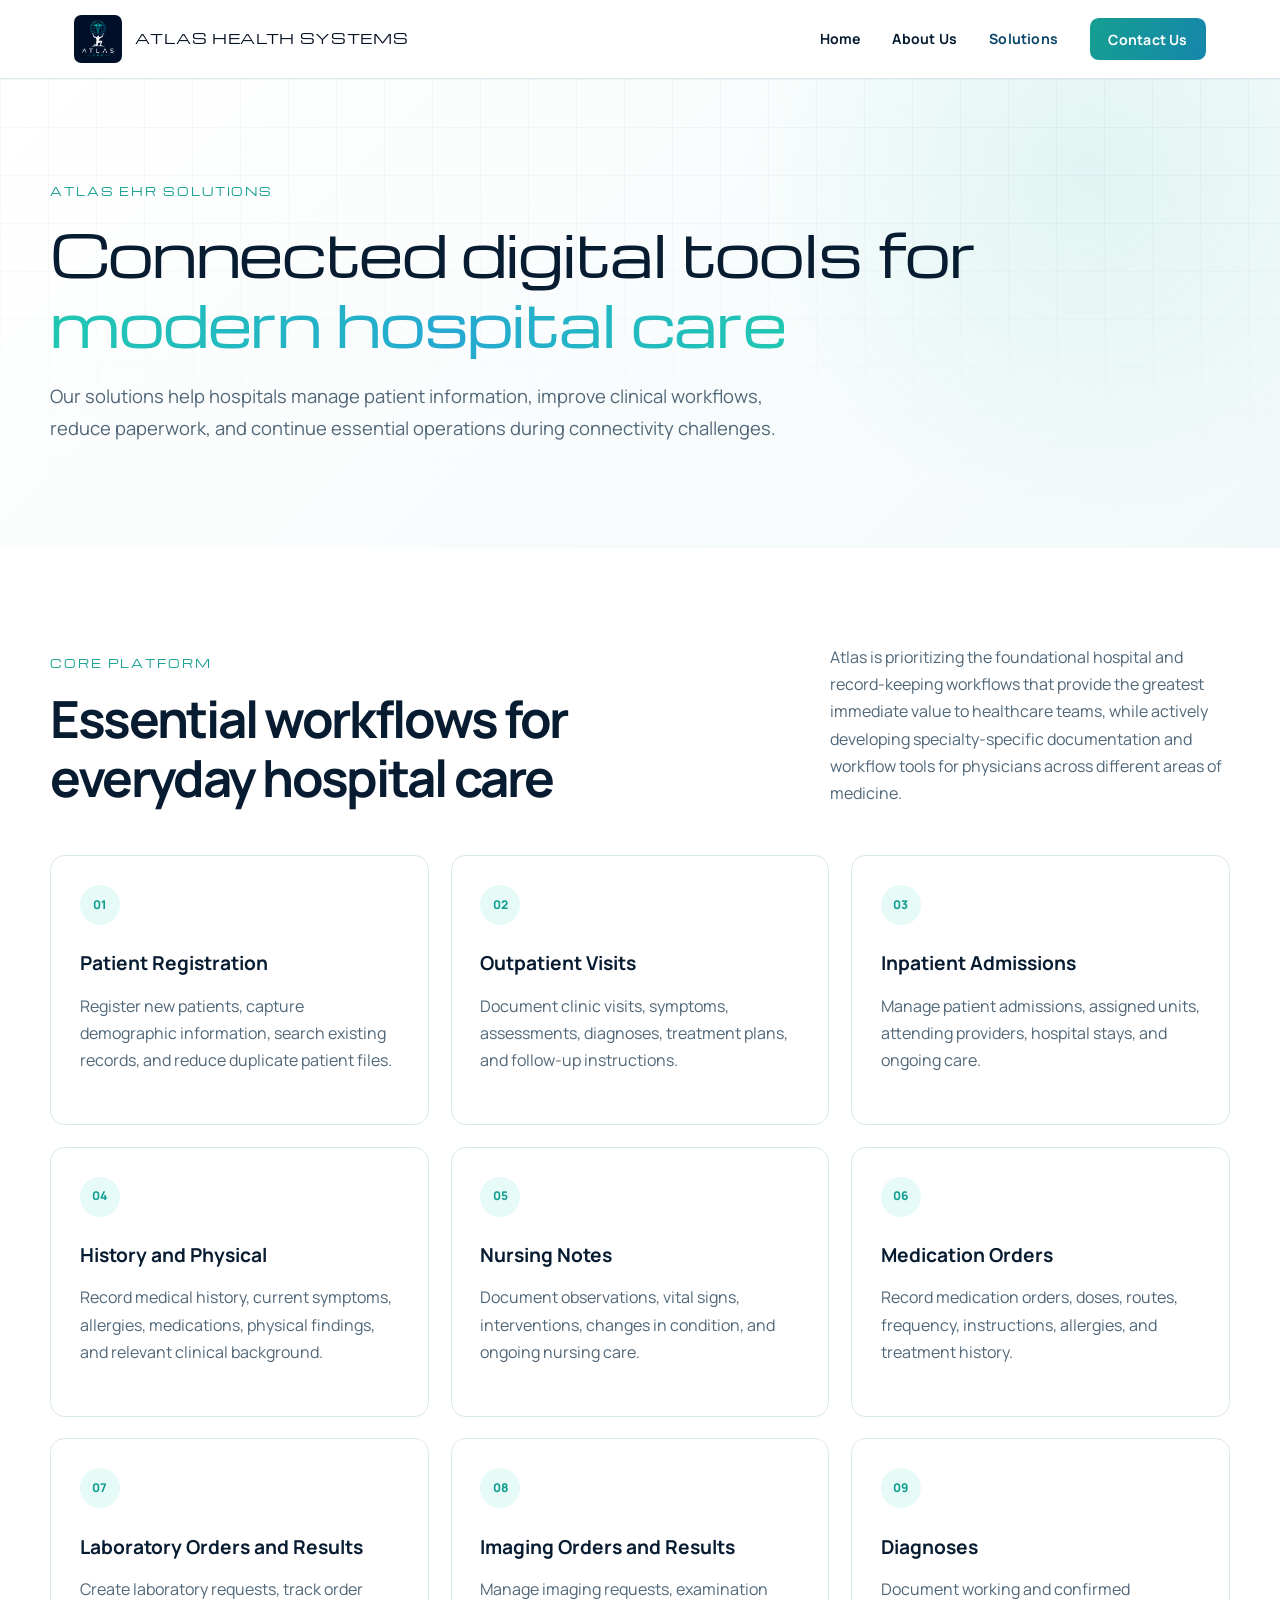
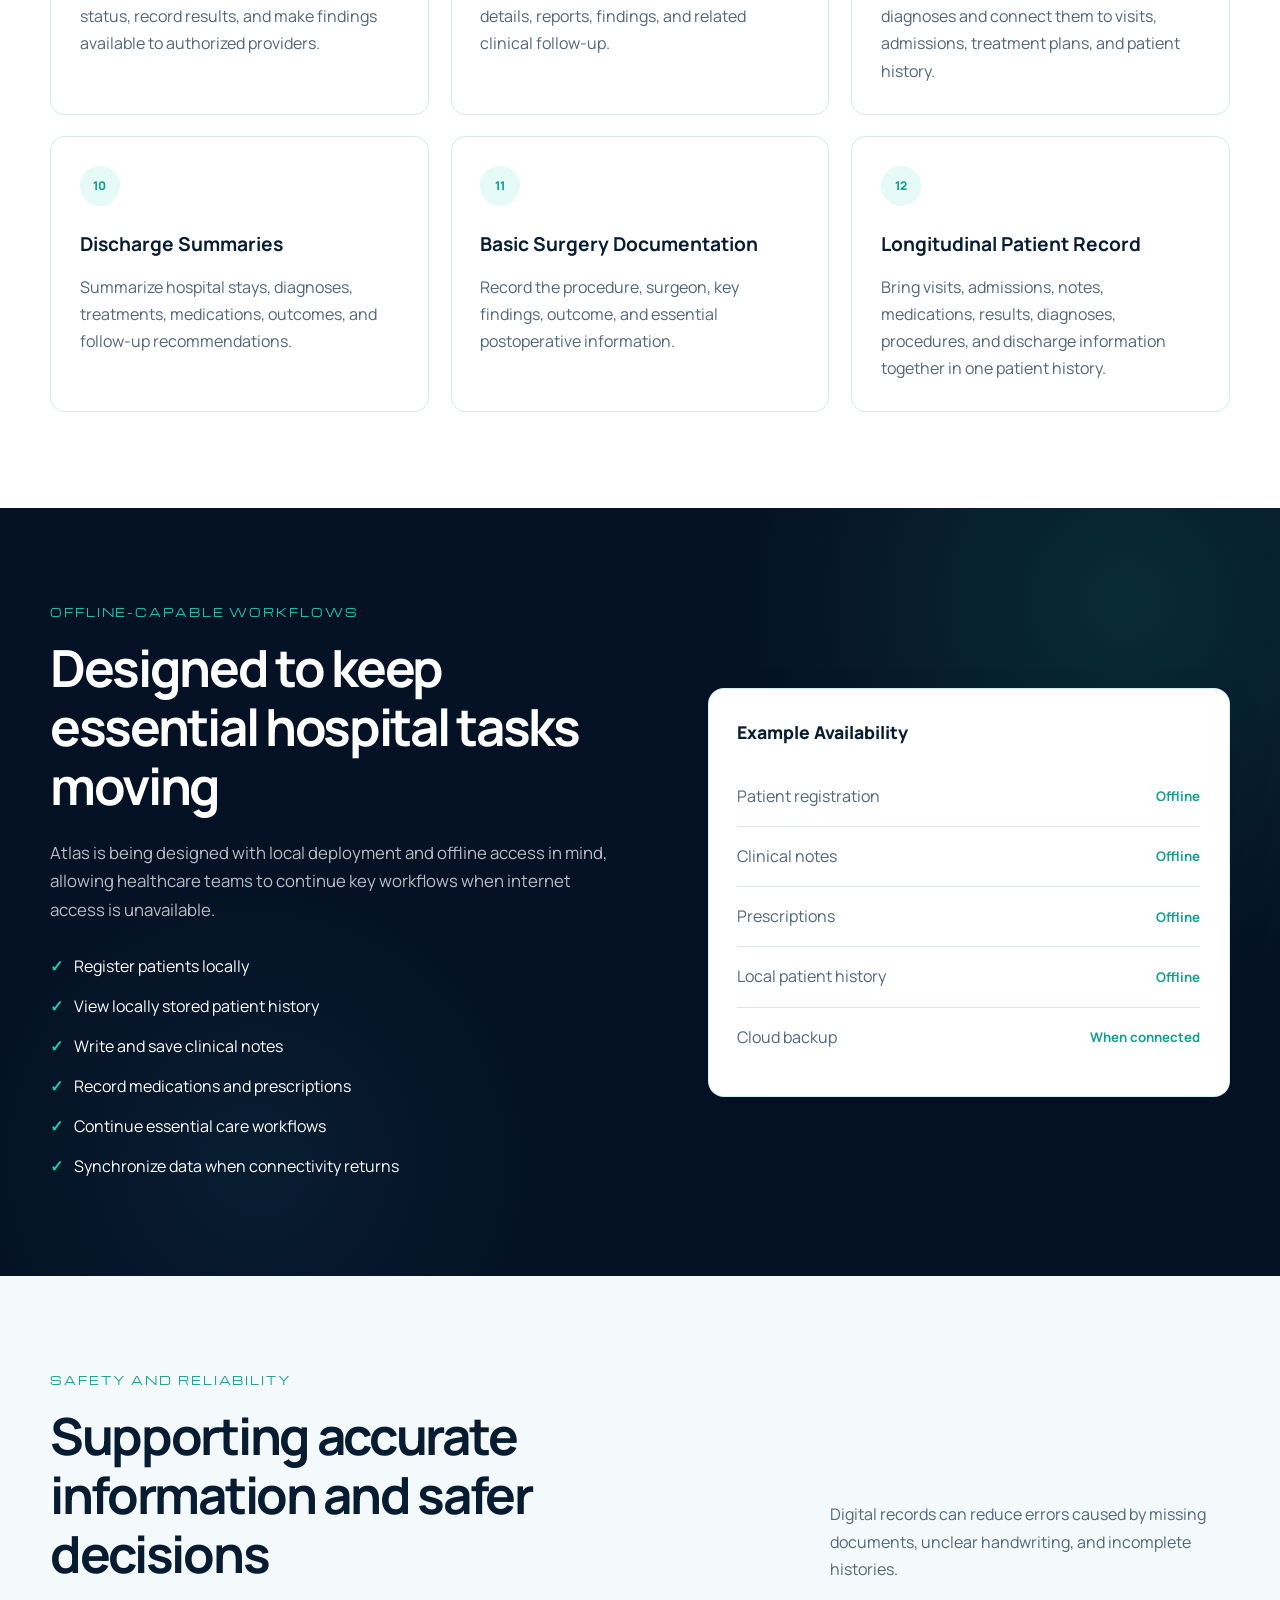
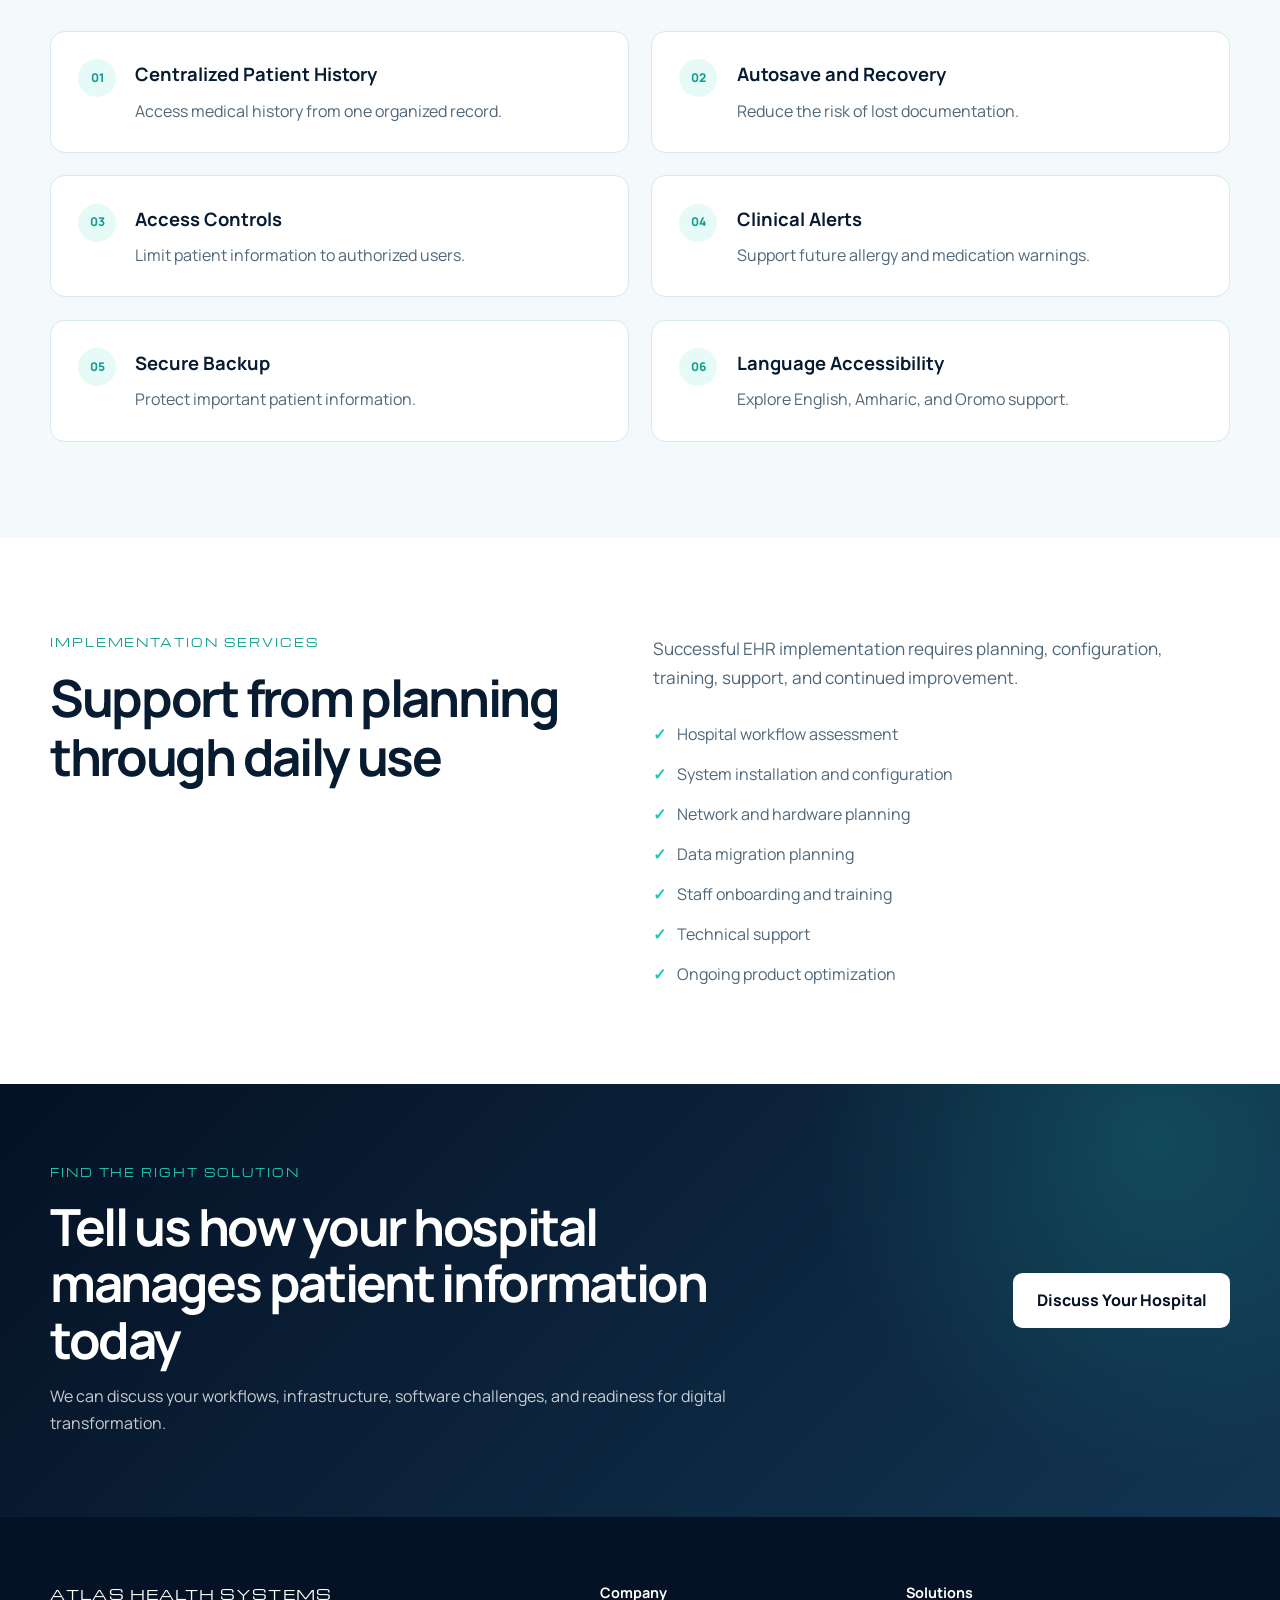
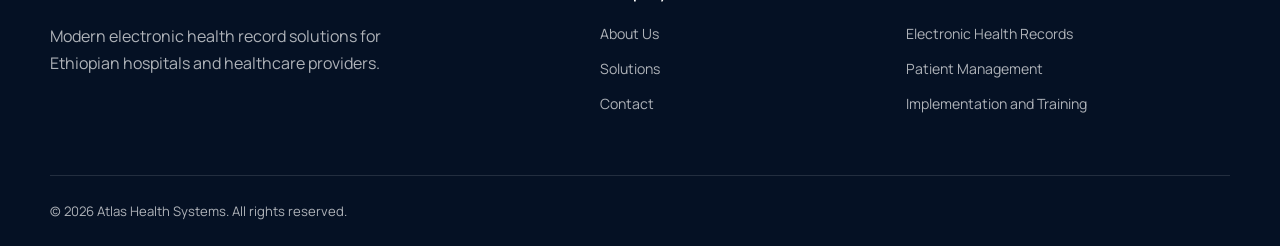
<file: services.html>
<!DOCTYPE html>
<html lang="en">
<head>
  <meta charset="UTF-8">

  <meta
    name="viewport"
    content="width=device-width, initial-scale=1.0"
  >

  <meta
    name="description"
    content="Explore EHR, patient management, offline workflows, implementation, and training solutions from Atlas Health Systems."
  >

  <title>Solutions | Atlas Health Systems</title>

  <link rel="preconnect" href="https://fonts.googleapis.com">
  <link rel="preconnect" href="https://fonts.gstatic.com" crossorigin>
  
  <link
    href="https://fonts.googleapis.com/css2?family=Manrope:wght@400;500;600;700;800&family=Michroma&display=swap"
    rel="stylesheet"
  >

  <link rel="stylesheet" href="./style.css">
  <script src="./main.js" defer></script>
</head>

<body>
  <header class="site-header">
    <nav class="navbar">
      <a href="index.html" class="logo">
        <img
          src="./atlas-health-systems-logo.jpg"
          alt="Atlas Health Systems logo"
        >

        <span>Atlas Health Systems</span>
      </a>

      <button
        class="menu-button"
        type="button"
        aria-label="Open navigation menu"
        aria-expanded="false"
        aria-controls="nav-links"
      >
        ☰
      </button>

      <ul class="nav-links" id="nav-links">
        <li><a href="index.html">Home</a></li>
        <li><a href="about.html">About Us</a></li>

        <li>
          <a href="services.html" class="active-link">
            Solutions
          </a>
        </li>

        <li>
          <a href="contact.html" class="nav-button">
            Contact Us
          </a>
        </li>
      </ul>
    </nav>
  </header>

  <main>
    <section class="page-hero">
      <div class="container page-hero-content">
        <p class="eyebrow">Atlas EHR Solutions</p>

        <h1>
          Connected digital tools for
          <span class="gradient-text">modern hospital care</span>
        </h1>

        <p>
          Our solutions help hospitals manage patient information,
          improve clinical workflows, reduce paperwork, and continue
          essential operations during connectivity challenges.
        </p>
      </div>
    </section>

    <section class="section">
        <div class="container">
          <div class="section-heading">
            <div>
              <p class="section-label">Core Platform</p>
      
              <h2>
                Essential workflows for everyday hospital care
              </h2>
            </div>
      
            <p>
              Atlas is prioritizing the foundational hospital and
              record-keeping workflows that provide the greatest immediate
              value to healthcare teams, while actively developing 
              specialty-specific documentation and workflow tools for
              physicians across different areas of medicine.
            </p>
          </div>
      
          <div class="card-grid">
            <article class="card">
              <div class="card-number">01</div>
      
              <h3>Patient Registration</h3>
      
              <p>
                Register new patients, capture demographic information,
                search existing records, and reduce duplicate patient files.
              </p>
            </article>
      
            <article class="card">
              <div class="card-number">02</div>
      
              <h3>Outpatient Visits</h3>
      
              <p>
                Document clinic visits, symptoms, assessments, diagnoses,
                treatment plans, and follow-up instructions.
              </p>
            </article>
      
            <article class="card">
              <div class="card-number">03</div>
      
              <h3>Inpatient Admissions</h3>
      
              <p>
                Manage patient admissions, assigned units, attending
                providers, hospital stays, and ongoing care.
              </p>
            </article>
      
            <article class="card">
              <div class="card-number">04</div>
      
              <h3>History and Physical</h3>
      
              <p>
                Record medical history, current symptoms, allergies,
                medications, physical findings, and relevant clinical
                background.
              </p>
            </article>
      
            <article class="card">
              <div class="card-number">05</div>
      
              <h3>Nursing Notes</h3>
      
              <p>
                Document observations, vital signs, interventions, changes in
                condition, and ongoing nursing care.
              </p>
            </article>
      
            <article class="card">
              <div class="card-number">06</div>
      
              <h3>Medication Orders</h3>
      
              <p>
                Record medication orders, doses, routes, frequency,
                instructions, allergies, and treatment history.
              </p>
            </article>
      
            <article class="card">
              <div class="card-number">07</div>
      
              <h3>Laboratory Orders and Results</h3>
      
              <p>
                Create laboratory requests, track order status, record
                results, and make findings available to authorized providers.
              </p>
            </article>
      
            <article class="card">
              <div class="card-number">08</div>
      
              <h3>Imaging Orders and Results</h3>
      
              <p>
                Manage imaging requests, examination details, reports,
                findings, and related clinical follow-up.
              </p>
            </article>
      
            <article class="card">
              <div class="card-number">09</div>
      
              <h3>Diagnoses</h3>
      
              <p>
                Document working and confirmed diagnoses and connect them to
                visits, admissions, treatment plans, and patient history.
              </p>
            </article>
      
            <article class="card">
              <div class="card-number">10</div>
      
              <h3>Discharge Summaries</h3>
      
              <p>
                Summarize hospital stays, diagnoses, treatments, medications,
                outcomes, and follow-up recommendations.
              </p>
            </article>
      
            <article class="card">
              <div class="card-number">11</div>
      
              <h3>Basic Surgery Documentation</h3>
      
              <p>
                Record the procedure, surgeon, key findings, outcome, and
                essential postoperative information.
              </p>
            </article>
      
            <article class="card">
              <div class="card-number">12</div>
      
              <h3>Longitudinal Patient Record</h3>
      
              <p>
                Bring visits, admissions, notes, medications, results,
                diagnoses, procedures, and discharge information together in
                one patient history.
              </p>
            </article>
          </div>
        </div>
      </section>
      
    <section class="section offline-section">
      <div class="container offline-layout">
        <div class="offline-content">
          <p class="section-label">
            Offline-Capable Workflows
          </p>

          <h2>
            Designed to keep essential hospital tasks moving
          </h2>

          <p>
            Atlas is being designed with local deployment and offline
            access in mind, allowing healthcare teams to continue key
            workflows when internet access is unavailable.
          </p>

          <ul class="feature-list">
            <li>Register patients locally</li>
            <li>View locally stored patient history</li>
            <li>Write and save clinical notes</li>
            <li>Record medications and prescriptions</li>
            <li>Continue essential care workflows</li>
            <li>Synchronize data when connectivity returns</li>
          </ul>
        </div>

        <div class="offline-card">
          <p class="offline-card-label">
            Example Availability
          </p>

          <div class="capability-row">
            <span>Patient registration</span>
            <strong>Offline</strong>
          </div>

          <div class="capability-row">
            <span>Clinical notes</span>
            <strong>Offline</strong>
          </div>

          <div class="capability-row">
            <span>Prescriptions</span>
            <strong>Offline</strong>
          </div>

          <div class="capability-row">
            <span>Local patient history</span>
            <strong>Offline</strong>
          </div>

          <div class="capability-row">
            <span>Cloud backup</span>
            <strong>When connected</strong>
          </div>
        </div>
      </div>
    </section>

    <section class="section light-section">
      <div class="container">
        <div class="section-heading">
          <div>
            <p class="section-label">
              Safety and Reliability
            </p>

            <h2>
              Supporting accurate information and safer decisions
            </h2>
          </div>

          <p>
            Digital records can reduce errors caused by missing
            documents, unclear handwriting, and incomplete histories.
          </p>
        </div>

        <div class="benefit-grid">
          <article class="benefit">
            <span class="benefit-icon">01</span>

            <div>
              <h3>Centralized Patient History</h3>
              <p>Access medical history from one organized record.</p>
            </div>
          </article>

          <article class="benefit">
            <span class="benefit-icon">02</span>

            <div>
              <h3>Autosave and Recovery</h3>
              <p>Reduce the risk of lost documentation.</p>
            </div>
          </article>

          <article class="benefit">
            <span class="benefit-icon">03</span>

            <div>
              <h3>Access Controls</h3>
              <p>Limit patient information to authorized users.</p>
            </div>
          </article>

          <article class="benefit">
            <span class="benefit-icon">04</span>

            <div>
              <h3>Clinical Alerts</h3>
              <p>Support future allergy and medication warnings.</p>
            </div>
          </article>

          <article class="benefit">
            <span class="benefit-icon">05</span>

            <div>
              <h3>Secure Backup</h3>
              <p>Protect important patient information.</p>
            </div>
          </article>

          <article class="benefit">
            <span class="benefit-icon">06</span>

            <div>
              <h3>Language Accessibility</h3>
              <p>Explore English, Amharic, and Oromo support.</p>
            </div>
          </article>
        </div>
      </div>
    </section>

    <section class="section">
      <div class="container two-column">
        <div>
          <p class="section-label">
            Implementation Services
          </p>

          <h2>
            Support from planning through daily use
          </h2>
        </div>

        <div class="section-copy">
          <p>
            Successful EHR implementation requires planning,
            configuration, training, support, and continued improvement.
          </p>

          <ul class="feature-list dark-feature-list">
            <li>Hospital workflow assessment</li>
            <li>System installation and configuration</li>
            <li>Network and hardware planning</li>
            <li>Data migration planning</li>
            <li>Staff onboarding and training</li>
            <li>Technical support</li>
            <li>Ongoing product optimization</li>
          </ul>
        </div>
      </div>
    </section>

    <section class="cta-section">
      <div class="container cta-container">
        <div>
          <p class="section-label cta-label">
            Find the Right Solution
          </p>

          <h2>
            Tell us how your hospital manages patient information today
          </h2>

          <p>
            We can discuss your workflows, infrastructure, software
            challenges, and readiness for digital transformation.
          </p>
        </div>

        <a href="contact.html" class="button light-button">
          Discuss Your Hospital
        </a>
      </div>
    </section>
  </main>

  <footer class="site-footer">
    <div class="container footer-grid">
      <div>
        <a href="index.html" class="footer-logo">
          Atlas Health Systems
        </a>

        <p>
          Modern electronic health record solutions for Ethiopian
          hospitals and healthcare providers.
        </p>
      </div>

      <div>
        <h3>Company</h3>
        <a href="about.html">About Us</a>
        <a href="services.html">Solutions</a>
        <a href="contact.html">Contact</a>
      </div>

      <div>
        <h3>Solutions</h3>
        <a href="services.html">Electronic Health Records</a>
        <a href="services.html">Patient Management</a>
        <a href="services.html">Implementation and Training</a>
      </div>
    </div>

    <div class="container footer-bottom">
      <p>
        &copy; <span id="current-year">2026</span>
        Atlas Health Systems. All rights reserved.
      </p>
    </div>
  </footer>
</body>
</html>
</file>
<file: style.css>
:root {
    /* Atlas logo-inspired colors */
  
    --navy: #051124;
    --navy-soft: #0a2038;
    --navy-light: #123552;
  
    --primary: #0b4568;
    --primary-dark: #051a31;
    --primary-light: #e9f4f7;
  
    --teal: #20c7b2;
    --teal-dark: #159f91;
    --teal-light: #e6faf7;
  
    --cyan: #26a9d1;
    --cyan-dark: #1686ab;
    --cyan-light: #e8f7fc;
  
    --heading: #071b31;
    --text: #506779;
    --muted: #748997;
  
    --white: #ffffff;
    --background: #ffffff;
    --light-background: #f4f9fb;
  
    --border: #d9e8ed;
    --border-glow: rgba(32, 199, 178, 0.45);
  
    --shadow: 0 18px 45px rgba(5, 17, 36, 0.09);
    --shadow-hover: 0 22px 52px rgba(5, 17, 36, 0.15);
  
    --teal-glow:
      0 0 10px rgba(32, 199, 178, 0.2),
      0 0 28px rgba(32, 199, 178, 0.2);
  
    --cyan-glow:
      0 0 12px rgba(38, 169, 209, 0.2),
      0 0 30px rgba(38, 169, 209, 0.18);
  
    --max-width: 1180px;
  }
  
  /* =========================================================
     RESET
     ========================================================= */
  
  * {
    box-sizing: border-box;
    margin: 0;
    padding: 0;
  }
  
  html {
    scroll-behavior: smooth;
  }
  
  body {
    background: var(--background);
    color: var(--text);
    font-family: "Manrope", sans-serif;
    font-size: 1rem;
    font-weight: 400;
    line-height: 1.7;
  }
  
  body,
  button,
  input,
  select,
  textarea {
    font-family: "Manrope", sans-serif;
  }
  
  button,
  input,
  select,
  textarea {
    font: inherit;
  }
  
  h1,
  h2,
  h3,
  h4,
  h5,
  h6 {
    color: var(--heading);
    font-family: "Manrope", sans-serif;
    font-weight: 700;
  }
  
  img {
    display: block;
    max-width: 100%;
  }
  
  a {
    color: inherit;
    text-decoration: none;
  }
  
  button {
    cursor: pointer;
  }
  
  ul {
    list-style: none;
  }
  
  .container {
    margin: 0 auto;
    max-width: var(--max-width);
    width: 100%;
  }
  
  ::selection {
    background: rgba(32, 199, 178, 0.25);
    color: var(--navy);
  }
  
  /* =========================================================
     HEADER
     ========================================================= */
  
  .site-header {
    background: rgba(255, 255, 255, 0.97);
    border-bottom: 1px solid var(--border);
    position: sticky;
    top: 0;
    z-index: 1000;
  }
  
  .navbar {
    align-items: center;
    display: flex;
    justify-content: space-between;
    margin: 0 auto;
    max-width: var(--max-width);
    min-height: 78px;
    padding: 0 1.5rem;
  }
  
  .logo {
    align-items: center;
    color: var(--navy);
    display: inline-flex;
    font-family: "Michroma", sans-serif;
    font-size: 0.86rem;
    font-weight: 400;
    gap: 0.8rem;
    letter-spacing: 0.05em;
    line-height: 1.3;
    text-transform: uppercase;
    transition:
      color 0.2s ease,
      text-shadow 0.2s ease;
  }
  
  .logo:hover {
    color: var(--teal-dark);
    text-shadow: 0 0 14px rgba(32, 199, 178, 0.18);
  }
  
  .logo img {
    border-radius: 0.45rem;
    height: 48px;
    object-fit: cover;
    width: 48px;
  }
  
  .nav-links {
    align-items: center;
    display: flex;
    gap: 2rem;
  }
  
  .nav-links a {
    color: var(--heading);
    font-family: "Manrope", sans-serif;
    font-size: 0.88rem;
    font-weight: 700;
    letter-spacing: 0.015em;
    position: relative;
    transition:
      color 0.2s ease,
      text-shadow 0.2s ease;
  }
  
  .nav-links a:not(.nav-button)::after {
    background: linear-gradient(
      90deg,
      var(--teal),
      var(--cyan)
    );
    bottom: -0.45rem;
    content: "";
    height: 2px;
    left: 0;
    position: absolute;
    transform: scaleX(0);
    transform-origin: left;
    transition: transform 0.25s ease;
    width: 100%;
  }
  
  .nav-links a:hover,
  .nav-links .active-link {
    color: var(--primary);
  }
  
  .nav-links a:not(.nav-button):hover::after,
  .nav-links .active-link::after {
    transform: scaleX(1);
  }
  
  .nav-links .nav-button {
    background: linear-gradient(
      110deg,
      var(--teal-dark),
      var(--cyan-dark)
    );
    border-radius: 0.55rem;
    color: var(--white);
    padding: 0.72rem 1.15rem;
    transition:
      background 0.2s ease,
      box-shadow 0.2s ease,
      transform 0.2s ease;
  }
  
  .nav-links .nav-button:hover {
    background: linear-gradient(
      110deg,
      var(--teal),
      var(--cyan)
    );
    box-shadow: var(--teal-glow);
    color: var(--white);
    transform: translateY(-2px);
  }
  
  .menu-button {
    background: transparent;
    border: 0;
    color: var(--navy);
    display: none;
    font-size: 1.65rem;
  }
  
  /* =========================================================
     HERO
     ========================================================= */
  
  .hero,
  .page-hero {
    isolation: isolate;
    overflow: hidden;
    position: relative;
  }
  
  .hero {
    background:
      radial-gradient(
        circle at 84% 18%,
        rgba(32, 199, 178, 0.14),
        transparent 29%
      ),
      radial-gradient(
        circle at 75% 68%,
        rgba(38, 169, 209, 0.1),
        transparent 27%
      ),
      linear-gradient(
        135deg,
        #ffffff 0%,
        #f6fbfc 52%,
        #eaf6f9 100%
      );
    padding: 7rem 1.5rem 6rem;
  }
  
  .page-hero {
    background:
      radial-gradient(
        circle at 85% 20%,
        rgba(32, 199, 178, 0.11),
        transparent 30%
      ),
      linear-gradient(
        135deg,
        #ffffff 0%,
        #f3f9fa 100%
      );
    padding: 6.5rem 1.5rem;
  }
  
  .hero::before,
  .page-hero::before {
    background-image:
      linear-gradient(
        rgba(5, 17, 36, 0.035) 1px,
        transparent 1px
      ),
      linear-gradient(
        90deg,
        rgba(5, 17, 36, 0.035) 1px,
        transparent 1px
      );
    background-size: 48px 48px;
    content: "";
    inset: 0;
    mask-image: linear-gradient(
      to bottom,
      black,
      transparent 90%
    );
    -webkit-mask-image: linear-gradient(
      to bottom,
      black,
      transparent 90%
    );
    pointer-events: none;
    position: absolute;
    z-index: -1;
  }
  
  .hero-container {
    align-items: center;
    display: grid;
    gap: 4rem;
    grid-template-columns: 1.1fr 0.9fr;
    margin: 0 auto;
    max-width: var(--max-width);
  }
  
  .hero-content {
    max-width: 790px;
  }
  
  .eyebrow,
  .section-label,
  .dashboard-label,
  .contact-detail-label {
    color: var(--teal-dark);
    font-family: "Michroma", sans-serif;
    font-size: 0.66rem;
    font-weight: 400;
    letter-spacing: 0.18em;
    line-height: 1.7;
    margin-bottom: 1rem;
    text-transform: uppercase;
  }
  
  .hero h1 {
    color: var(--heading);
    font-family: "Michroma", sans-serif;
    font-size: clamp(2.3rem, 4.7vw, 4.35rem);
    font-weight: 400;
    letter-spacing: -0.025em;
    line-height: 1.2;
    margin-bottom: 1.7rem;
    max-width: 850px;
  }
  
  .page-hero h1 {
    color: var(--heading);
    font-family: "Michroma", sans-serif;
    font-size: clamp(2.2rem, 4.5vw, 4rem);
    font-weight: 400;
    letter-spacing: -0.02em;
    line-height: 1.22;
    max-width: 940px;
  }
  
  .gradient-text {
    background: linear-gradient(
      90deg,
      var(--teal) 0%,
      var(--cyan) 55%,
      var(--teal) 100%
    );
    background-clip: text;
    color: transparent;
    -webkit-background-clip: text;
    -webkit-text-fill-color: transparent;
  }
  
  .hero-description {
    font-size: 1.16rem;
    max-width: 690px;
  }
  
  .page-hero-content > p:last-child {
    font-size: 1.15rem;
    margin-top: 1.5rem;
    max-width: 760px;
  }
  
  .hero-buttons {
    display: flex;
    flex-wrap: wrap;
    gap: 1rem;
    margin-top: 2rem;
  }
  
  .hero-highlights {
    display: flex;
    flex-wrap: wrap;
    gap: 1rem;
    margin-top: 2.2rem;
  }
  
  .hero-highlights span {
    color: var(--heading);
    font-size: 0.9rem;
    font-weight: 650;
  }
  
  .hero-highlights span::before {
    color: var(--teal);
    content: "✓";
    font-weight: 900;
    margin-right: 0.45rem;
  }
  
  /* =========================================================
     BUTTONS
     ========================================================= */
  
  .button {
    align-items: center;
    border: 1px solid transparent;
    border-radius: 0.6rem;
    display: inline-flex;
    font-family: "Manrope", sans-serif;
    font-weight: 750;
    justify-content: center;
    min-height: 50px;
    padding: 0.82rem 1.4rem;
    transition:
      background 0.2s ease,
      border-color 0.2s ease,
      box-shadow 0.2s ease,
      color 0.2s ease,
      transform 0.2s ease;
  }
  
  .button:hover {
    transform: translateY(-2px);
  }
  
  .button:active {
    box-shadow:
      0 0 0 4px rgba(32, 199, 178, 0.16),
      0 0 28px rgba(32, 199, 178, 0.3);
    transform: scale(0.98);
  }
  
  .button:focus-visible,
  .nav-links a:focus-visible,
  .text-link:focus-visible,
  .form-group input:focus-visible,
  .form-group select:focus-visible,
  .form-group textarea:focus-visible {
    outline: 2px solid var(--teal);
    outline-offset: 4px;
  }
  
  .primary-button {
    background: linear-gradient(
      110deg,
      var(--teal-dark),
      var(--cyan-dark)
    );
    color: var(--white);
  }
  
  .primary-button:hover {
    background: linear-gradient(
      110deg,
      var(--teal),
      var(--cyan)
    );
    box-shadow:
      var(--teal-glow),
      0 12px 28px rgba(5, 17, 36, 0.16);
  }
  
  .secondary-button {
    background: rgba(255, 255, 255, 0.75);
    border-color: var(--navy-light);
    color: var(--navy-light);
  }
  
  .secondary-button:hover {
    background: var(--teal-light);
    border-color: var(--teal);
    box-shadow: var(--teal-glow);
    color: var(--navy);
  }
  
  /* =========================================================
     DASHBOARD
     ========================================================= */
  
  .hero-panel {
    position: relative;
  }
  
  .dashboard-card {
    background: rgba(255, 255, 255, 0.96);
    border: 1px solid var(--border);
    border-radius: 1.15rem;
    box-shadow: var(--shadow);
    padding: 1.7rem;
    position: relative;
    transition:
      border-color 0.25s ease,
      box-shadow 0.25s ease,
      transform 0.25s ease;
  }
  
  .dashboard-card:hover {
    border-color: var(--border-glow);
    box-shadow:
      var(--shadow-hover),
      var(--teal-glow);
    transform: translateY(-4px);
  }
  
  .dashboard-card::before {
    background: linear-gradient(
      90deg,
      transparent,
      var(--teal),
      var(--cyan),
      transparent
    );
    content: "";
    height: 2px;
    left: 12%;
    opacity: 0.75;
    position: absolute;
    right: 12%;
    top: 0;
  }
  
  .dashboard-header {
    align-items: flex-start;
    display: flex;
    justify-content: space-between;
    margin-bottom: 1.8rem;
  }
  
  .dashboard-header h2 {
    color: var(--heading);
    font-family: "Manrope", sans-serif;
    font-size: 1.35rem;
    font-weight: 700;
  }
  
  .status-badge {
    background: var(--teal-light);
    border-radius: 999px;
    color: var(--teal-dark);
    font-size: 0.73rem;
    font-weight: 750;
    padding: 0.45rem 0.7rem;
  }
  
  .dashboard-grid {
    display: grid;
    gap: 0.9rem;
    grid-template-columns: repeat(2, 1fr);
  }
  
  .dashboard-stat {
    background: var(--light-background);
    border: 1px solid var(--border);
    border-radius: 0.75rem;
    padding: 1rem;
    transition:
      border-color 0.2s ease,
      box-shadow 0.2s ease;
  }
  
  .dashboard-stat:hover {
    border-color: var(--border-glow);
    box-shadow: 0 0 18px rgba(32, 199, 178, 0.12);
  }
  
  .dashboard-stat span {
    display: block;
    font-size: 0.78rem;
    margin-bottom: 0.25rem;
  }
  
  .dashboard-stat strong {
    color: var(--heading);
    font-size: 0.95rem;
  }
  
  .workflow-card {
    align-items: flex-start;
    background: linear-gradient(
      135deg,
      var(--navy-soft),
      var(--primary)
    );
    border-radius: 0.8rem;
    color: var(--white);
    display: flex;
    gap: 0.9rem;
    margin-top: 1rem;
    padding: 1rem;
  }
  
  .workflow-icon {
    align-items: center;
    background: rgba(32, 199, 178, 0.18);
    border-radius: 50%;
    display: flex;
    flex: 0 0 34px;
    font-weight: 900;
    height: 34px;
    justify-content: center;
  }
  
  .workflow-card p {
    color: rgba(255, 255, 255, 0.78);
    font-size: 0.85rem;
    margin-top: 0.2rem;
  }
  
  /* =========================================================
     TRUST SECTION
     ========================================================= */
  
  .trust-section {
    background: var(--navy);
    color: var(--white);
    padding: 1.4rem 1.5rem;
  }
  
  .trust-grid {
    display: grid;
    gap: 2rem;
    grid-template-columns: repeat(3, 1fr);
  }
  
  .trust-grid div {
    border-right: 1px solid rgba(255, 255, 255, 0.17);
    padding-right: 2rem;
  }
  
  .trust-grid div:last-child {
    border-right: 0;
  }
  
  .trust-grid strong {
    display: block;
    font-size: 0.95rem;
  }
  
  .trust-grid span {
    color: rgba(255, 255, 255, 0.65);
    font-size: 0.82rem;
  }
  
  /* =========================================================
     SECTIONS
     ========================================================= */
  
  .section {
    padding: 6rem 1.5rem;
  }
  
  .light-section {
    background: var(--light-background);
  }
  
  .two-column {
    align-items: start;
    display: grid;
    gap: 5rem;
    grid-template-columns: 0.95fr 1.05fr;
  }
  
  .section h2 {
    color: var(--heading);
    font-family: "Manrope", sans-serif;
    font-size: clamp(2.15rem, 4vw, 3.5rem);
    font-weight: 700;
    letter-spacing: -0.045em;
    line-height: 1.15;
  }
  
  .section-copy p {
    font-size: 1.07rem;
    margin-bottom: 1.2rem;
  }
  
  .text-link {
    color: var(--primary);
    display: inline-flex;
    font-weight: 750;
    gap: 0.55rem;
    margin-top: 0.6rem;
    transition:
      color 0.2s ease,
      text-shadow 0.2s ease;
  }
  
  .text-link:hover {
    color: var(--teal-dark);
    text-shadow: 0 0 14px rgba(32, 199, 178, 0.2);
  }
  
  .section-heading {
    align-items: end;
    display: flex;
    gap: 4rem;
    justify-content: space-between;
    margin-bottom: 3rem;
  }
  
  .section-heading > div {
    max-width: 700px;
  }
  
  .section-heading > p {
    max-width: 400px;
  }
  
  /* =========================================================
     CARDS
     ========================================================= */
  
  .card-grid {
    display: grid;
    gap: 1.35rem;
    grid-template-columns: repeat(3, 1fr);
  }
  
  .card {
    background: var(--white);
    border: 1px solid var(--border);
    border-radius: 0.9rem;
    min-height: 270px;
    overflow: hidden;
    padding: 1.8rem;
    position: relative;
    transition:
      border-color 0.25s ease,
      box-shadow 0.25s ease,
      transform 0.25s ease;
  }
  
  .card::before {
    background: linear-gradient(
      90deg,
      var(--teal),
      var(--cyan)
    );
    content: "";
    height: 3px;
    left: 0;
    opacity: 0;
    position: absolute;
    right: 0;
    top: 0;
    transition: opacity 0.25s ease;
  }
  
  .card:hover {
    border-color: var(--border-glow);
    box-shadow:
      var(--shadow-hover),
      var(--teal-glow);
    transform: translateY(-5px);
  }
  
  .card:hover::before {
    opacity: 1;
  }
  
  .card:active {
    border-color: var(--teal);
    box-shadow:
      0 0 0 3px rgba(32, 199, 178, 0.1),
      var(--teal-glow);
    transform: scale(0.99);
  }
  
  .card-number {
    align-items: center;
    background: var(--teal-light);
    border-radius: 50%;
    color: var(--teal-dark);
    display: flex;
    font-size: 0.75rem;
    font-weight: 850;
    height: 40px;
    justify-content: center;
    margin-bottom: 1.4rem;
    width: 40px;
  }
  
  .card h3 {
    color: var(--heading);
    font-family: "Manrope", sans-serif;
    font-size: 1.2rem;
    font-weight: 700;
    margin-bottom: 0.8rem;
  }
  
  .centered-button {
    display: flex;
    justify-content: center;
    margin-top: 2.5rem;
  }
  
  /* =========================================================
     OFFLINE SECTION
     ========================================================= */
  
  .offline-section {
    background:
      radial-gradient(
        circle at 88% 12%,
        rgba(32, 199, 178, 0.14),
        transparent 30%
      ),
      radial-gradient(
        circle at 20% 85%,
        rgba(38, 169, 209, 0.08),
        transparent 25%
      ),
      var(--navy);
    color: var(--white);
  }
  
  .offline-layout {
    align-items: center;
    display: grid;
    gap: 5rem;
    grid-template-columns: 1.05fr 0.95fr;
  }
  
  .offline-section .section-label {
    color: var(--teal);
  }
  
  .offline-section h2 {
    color: var(--white);
  }
  
  .offline-content > p:not(.section-label) {
    color: rgba(255, 255, 255, 0.72);
    font-size: 1.05rem;
    margin-top: 1.5rem;
  }
  
  .feature-list {
    display: grid;
    gap: 0.8rem;
    margin-top: 1.8rem;
  }
  
  .feature-list li::before {
    color: var(--teal);
    content: "✓";
    font-weight: 900;
    margin-right: 0.7rem;
  }
  
  .dark-feature-list {
    color: var(--text);
  }
  
  .offline-card {
    background: var(--white);
    border: 1px solid rgba(32, 199, 178, 0.22);
    border-radius: 1rem;
    box-shadow: var(--shadow);
    color: var(--text);
    padding: 1.8rem;
    transition:
      box-shadow 0.25s ease,
      transform 0.25s ease;
  }
  
  .offline-card:hover {
    box-shadow:
      var(--shadow-hover),
      var(--teal-glow);
    transform: translateY(-4px);
  }
  
  .offline-card-label {
    color: var(--heading);
    font-family: "Manrope", sans-serif;
    font-size: 1.1rem;
    font-weight: 800;
    margin-bottom: 1.2rem;
  }
  
  .capability-row {
    align-items: center;
    border-bottom: 1px solid var(--border);
    display: flex;
    justify-content: space-between;
    padding: 1rem 0;
  }
  
  .capability-row:last-child {
    border-bottom: 0;
  }
  
  .capability-row strong {
    color: var(--teal-dark);
    font-size: 0.83rem;
  }
  
  /* =========================================================
     BENEFITS
     ========================================================= */
  
  .benefit-grid {
    display: grid;
    gap: 1.4rem;
    grid-template-columns: repeat(2, 1fr);
  }
  
  .benefit {
    background: var(--white);
    border: 1px solid var(--border);
    border-radius: 0.9rem;
    display: flex;
    gap: 1.2rem;
    padding: 1.7rem;
    transition:
      border-color 0.25s ease,
      box-shadow 0.25s ease,
      transform 0.25s ease;
  }
  
  .benefit:hover {
    border-color: var(--border-glow);
    box-shadow:
      var(--shadow-hover),
      var(--teal-glow);
    transform: translateY(-4px);
  }
  
  .benefit:active {
    border-color: var(--teal);
    box-shadow:
      0 0 0 3px rgba(32, 199, 178, 0.1),
      var(--teal-glow);
    transform: scale(0.99);
  }
  
  .benefit-icon {
    align-items: center;
    background: var(--teal-light);
    border-radius: 50%;
    color: var(--teal-dark);
    display: flex;
    flex: 0 0 38px;
    font-size: 0.75rem;
    font-weight: 850;
    height: 38px;
    justify-content: center;
  }
  
  .benefit h3 {
    color: var(--heading);
    font-family: "Manrope", sans-serif;
    font-size: 1.15rem;
    font-weight: 700;
    margin-bottom: 0.45rem;
  }
  
  /* =========================================================
     TEAM
     ========================================================= */
  
  .team-grid {
    display: grid;
    gap: 1.4rem;
    grid-template-columns: repeat(3, 1fr);
  }
  
  .team-card {
    align-items: flex-start;
    background: var(--white);
    border: 1px solid var(--border);
    border-radius: 0.9rem;
    display: flex;
    gap: 1rem;
    padding: 1.6rem;
    transition:
      border-color 0.25s ease,
      box-shadow 0.25s ease,
      transform 0.25s ease;
  }
  
  .team-card:hover {
    border-color: var(--border-glow);
    box-shadow:
      var(--shadow-hover),
      var(--teal-glow);
    transform: translateY(-4px);
  }
  
  .team-card:active {
    border-color: var(--teal);
    box-shadow:
      0 0 0 3px rgba(32, 199, 178, 0.1),
      var(--teal-glow);
    transform: scale(0.99);
  }
  
  .team-initials {
    align-items: center;
    background: var(--teal-light);
    border-radius: 50%;
    color: var(--teal-dark);
    display: flex;
    flex: 0 0 52px;
    font-size: 0.85rem;
    font-weight: 850;
    height: 52px;
    justify-content: center;
  }
  
  .team-card h3 {
    color: var(--heading);
    font-family: "Manrope", sans-serif;
    font-size: 1.1rem;
    font-weight: 700;
    line-height: 1.25;
    margin-bottom: 0.25rem;
  }
  
  .team-role {
    color: var(--primary);
    font-size: 0.85rem;
    font-weight: 750;
    line-height: 1.4;
    margin-bottom: 0.75rem;
  }
  
  .team-card div > p:last-child {
    font-size: 0.9rem;
  }
  
  .hiring-card {
    border-style: dashed;
  }
  
  .hiring-card .team-initials {
    background: var(--cyan-light);
    color: var(--cyan-dark);
  }
  
  /* =========================================================
     CONTACT
     ========================================================= */
  
  .contact-layout {
    align-items: start;
    display: grid;
    gap: 5rem;
    grid-template-columns: 0.85fr 1.15fr;
  }
  
  .contact-information h2,
  .contact-form-card h2 {
    color: var(--heading);
    font-family: "Manrope", sans-serif;
    font-weight: 700;
  }
  
  .contact-information h2 {
    font-size: clamp(2.25rem, 4vw, 3.5rem);
    letter-spacing: -0.045em;
    line-height: 1.1;
    margin-bottom: 1.4rem;
  }
  
  .contact-information > p:not(.section-label) {
    font-size: 1.05rem;
  }
  
  .contact-details {
    border-top: 1px solid var(--border);
    margin-top: 2rem;
  }
  
  .contact-detail {
    border-bottom: 1px solid var(--border);
    padding: 1.25rem 0;
  }
  
  .contact-detail a,
  .contact-detail p {
    color: var(--heading);
    font-weight: 650;
  }
  
  .contact-detail a:hover {
    color: var(--teal-dark);
    text-shadow: 0 0 12px rgba(32, 199, 178, 0.2);
  }
  
  .contact-form-card {
    background: var(--white);
    border: 1px solid var(--border);
    border-radius: 1rem;
    box-shadow: var(--shadow);
    padding: 2rem;
    transition:
      border-color 0.25s ease,
      box-shadow 0.25s ease;
  }
  
  .contact-form-card:hover {
    border-color: var(--border-glow);
    box-shadow:
      var(--shadow-hover),
      var(--teal-glow);
  }
  
  .contact-form-card > p {
    margin-top: 0.5rem;
  }
  
  .contact-form {
    display: grid;
    gap: 1.2rem;
    margin-top: 2rem;
  }
  
  .form-row {
    display: grid;
    gap: 1rem;
    grid-template-columns: repeat(2, 1fr);
  }
  
  .form-group {
    display: grid;
    gap: 0.45rem;
  }
  
  .form-group label {
    color: var(--heading);
    font-size: 0.9rem;
    font-weight: 750;
  }
  
  .form-group input,
  .form-group select,
  .form-group textarea {
    background: var(--white);
    border: 1px solid var(--border);
    border-radius: 0.55rem;
    color: var(--heading);
    min-height: 48px;
    padding: 0.75rem 0.85rem;
    transition:
      border-color 0.2s ease,
      box-shadow 0.2s ease;
    width: 100%;
  }
  
  .form-group textarea {
    min-height: 150px;
    resize: vertical;
  }
  
  .form-group input:focus,
  .form-group select:focus,
  .form-group textarea:focus {
    border-color: var(--teal);
    box-shadow:
      0 0 0 4px rgba(32, 199, 178, 0.12),
      0 0 18px rgba(32, 199, 178, 0.12);
    outline: none;
  }
  
  .form-submit-button {
    border: 0;
    margin-top: 0.25rem;
    width: 100%;
  }
  
  .form-note {
    color: var(--muted);
    font-size: 0.78rem;
    text-align: center;
  }
  
  /* =========================================================
     CTA
     ========================================================= */
  
  .cta-section {
    background:
      radial-gradient(
        circle at 90% 12%,
        rgba(32, 199, 178, 0.2),
        transparent 28%
      ),
      linear-gradient(
        135deg,
        var(--navy),
        var(--navy-light)
      );
    color: var(--white);
    padding: 5rem 1.5rem;
  }
  
  .cta-container {
    align-items: center;
    display: flex;
    gap: 4rem;
    justify-content: space-between;
  }
  
  .cta-container > div {
    max-width: 750px;
  }
  
  .cta-label {
    color: var(--teal);
  }
  
  .cta-container h2 {
    color: var(--white);
    font-family: "Manrope", sans-serif;
    font-size: clamp(2.2rem, 4vw, 3.5rem);
    font-weight: 700;
    letter-spacing: -0.045em;
    line-height: 1.1;
  }
  
  .cta-container p:not(.section-label) {
    color: rgba(255, 255, 255, 0.78);
    margin-top: 1rem;
  }
  
  .light-button {
    background: var(--white);
    color: var(--navy);
    flex: 0 0 auto;
  }
  
  .light-button:hover {
    box-shadow: var(--teal-glow);
    color: var(--teal-dark);
  }
  
  /* =========================================================
     FOOTER
     ========================================================= */
  
  .site-footer {
    background: var(--navy);
    color: rgba(255, 255, 255, 0.68);
    padding: 4rem 1.5rem 1.5rem;
  }
  
  .footer-grid {
    display: grid;
    gap: 4rem;
    grid-template-columns: 1.5fr 0.75fr 1fr;
  }
  
  .footer-logo {
    color: var(--white);
    display: inline-block;
    font-family: "Michroma", sans-serif;
    font-size: 0.9rem;
    font-weight: 400;
    letter-spacing: 0.08em;
    margin-bottom: 1rem;
    text-transform: uppercase;
    transition:
      color 0.2s ease,
      text-shadow 0.2s ease;
  }
  
  .footer-logo:hover {
    color: var(--teal);
    text-shadow: var(--teal-glow);
  }
  
  .footer-grid > div:first-child p {
    max-width: 400px;
  }
  
  .footer-grid h3 {
    color: var(--white);
    font-family: "Manrope", sans-serif;
    font-size: 0.9rem;
    font-weight: 700;
    margin-bottom: 1rem;
  }
  
  .footer-grid a:not(.footer-logo) {
    display: block;
    font-size: 0.88rem;
    margin-bottom: 0.7rem;
  }
  
  .footer-grid a:hover {
    color: var(--teal);
  }
  
  .footer-bottom {
    border-top: 1px solid rgba(255, 255, 255, 0.12);
    font-size: 0.82rem;
    margin-top: 3rem;
    padding-top: 1.5rem;
  }
  
  /* =========================================================
     ANIMATIONS
     ========================================================= */
  
  @keyframes fade-up {
    from {
      opacity: 0;
      transform: translateY(22px);
    }
  
    to {
      opacity: 1;
      transform: translateY(0);
    }
  }
  
  .hero-content {
    animation: fade-up 0.75s ease both;
  }
  
  .hero-panel {
    animation: fade-up 0.85s 0.12s ease both;
  }
  
  .reveal {
    opacity: 0;
    transform: translateY(22px);
    transition:
      opacity 0.6s ease,
      transform 0.6s ease;
  }
  
  .reveal.revealed {
    opacity: 1;
    transform: translateY(0);
  }
  
  /* =========================================================
     RESPONSIVE
     ========================================================= */
  
  @media (max-width: 1000px) {
    .team-grid {
      grid-template-columns: repeat(2, 1fr);
    }
  }
  
  @media (max-width: 950px) {
    .hero-container,
    .two-column,
    .offline-layout,
    .contact-layout {
      gap: 3rem;
      grid-template-columns: 1fr;
    }
  
    .hero-panel {
      max-width: 620px;
    }
  
    .card-grid {
      grid-template-columns: repeat(2, 1fr);
    }
  
    .section-heading {
      align-items: start;
      flex-direction: column;
      gap: 1.2rem;
    }
  }
  
  @media (max-width: 720px) {
    .navbar {
      min-height: 70px;
    }
  
    .logo {
      font-size: 0.72rem;
    }
  
    .logo img {
      height: 40px;
      width: 40px;
    }
  
    .menu-button {
      display: block;
    }
  
    .nav-links {
      background: rgba(255, 255, 255, 0.98);
      border-bottom: 1px solid var(--border);
      display: none;
      flex-direction: column;
      gap: 0;
      left: 0;
      padding: 1rem 1.5rem 1.5rem;
      position: absolute;
      right: 0;
      top: 70px;
    }
  
    .nav-links.open {
      display: flex;
    }
  
    .nav-links li {
      width: 100%;
    }
  
    .nav-links a {
      display: block;
      padding: 0.8rem 0;
    }
  
    .nav-links .nav-button {
      margin-top: 0.5rem;
      text-align: center;
    }
  
    .hero {
      padding-bottom: 4rem;
      padding-top: 5rem;
    }
  
    .hero h1 {
      font-size: clamp(2rem, 10vw, 3rem);
    }
  
    .page-hero {
      padding-bottom: 4.5rem;
      padding-top: 4.5rem;
    }
  
    .page-hero h1 {
      font-size: clamp(1.9rem, 9vw, 2.8rem);
    }
  
    .dashboard-grid,
    .card-grid,
    .benefit-grid,
    .trust-grid,
    .footer-grid,
    .form-row {
      grid-template-columns: 1fr;
    }
  
    .trust-grid div {
      border-bottom: 1px solid rgba(255, 255, 255, 0.15);
      border-right: 0;
      padding-bottom: 1rem;
      padding-right: 0;
    }
  
    .trust-grid div:last-child {
      border-bottom: 0;
    }
  
    .section {
      padding-bottom: 4.5rem;
      padding-top: 4.5rem;
    }
  
    .card {
      min-height: auto;
    }
  
    .cta-container {
      align-items: flex-start;
      flex-direction: column;
      gap: 2rem;
    }
  
    .light-button {
      width: 100%;
    }
  
    .contact-form-card {
      padding: 1.4rem;
    }
  }
  
  @media (max-width: 650px) {
    .team-grid {
      grid-template-columns: 1fr;
    }
  }
  
  @media (prefers-reduced-motion: reduce) {
    *,
    *::before,
    *::after {
      animation-duration: 0.01ms !important;
      animation-iteration-count: 1 !important;
      scroll-behavior: auto !important;
      transition-duration: 0.01ms !important;
    }
  }
</file>
